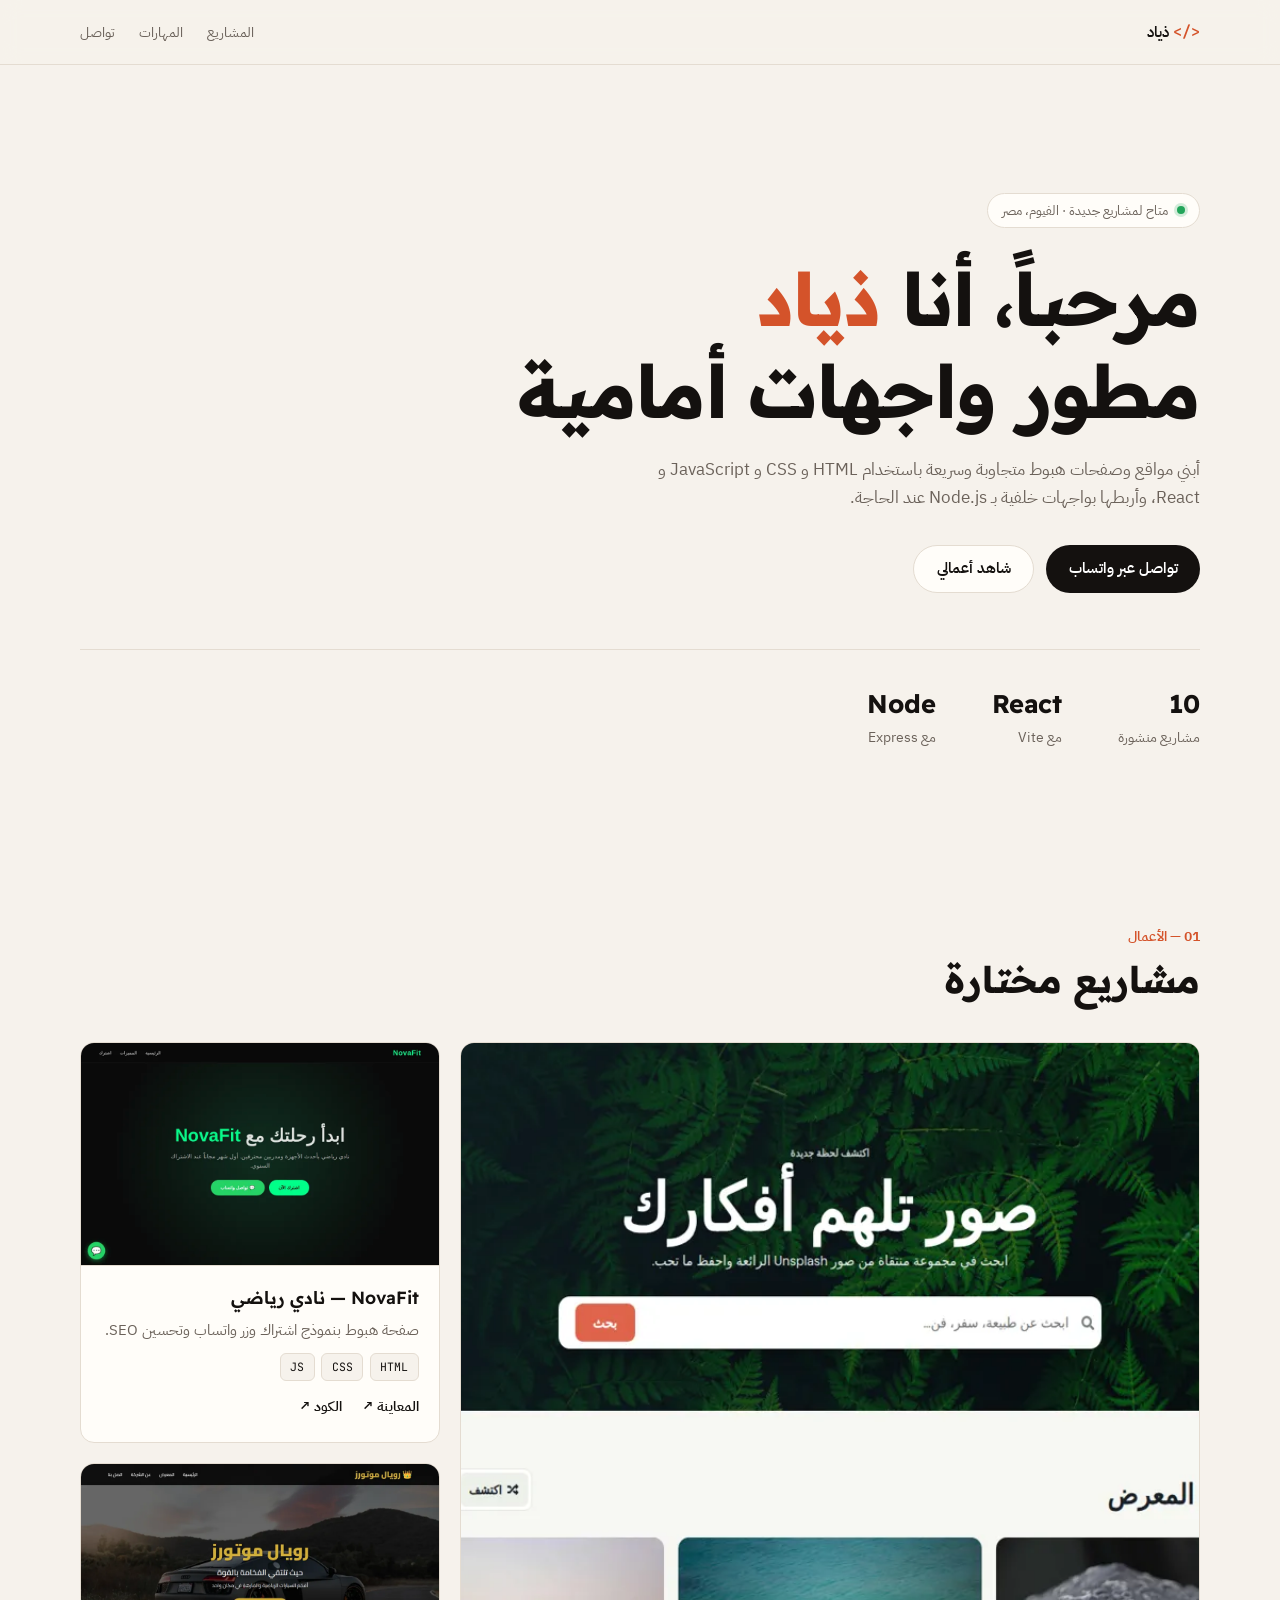
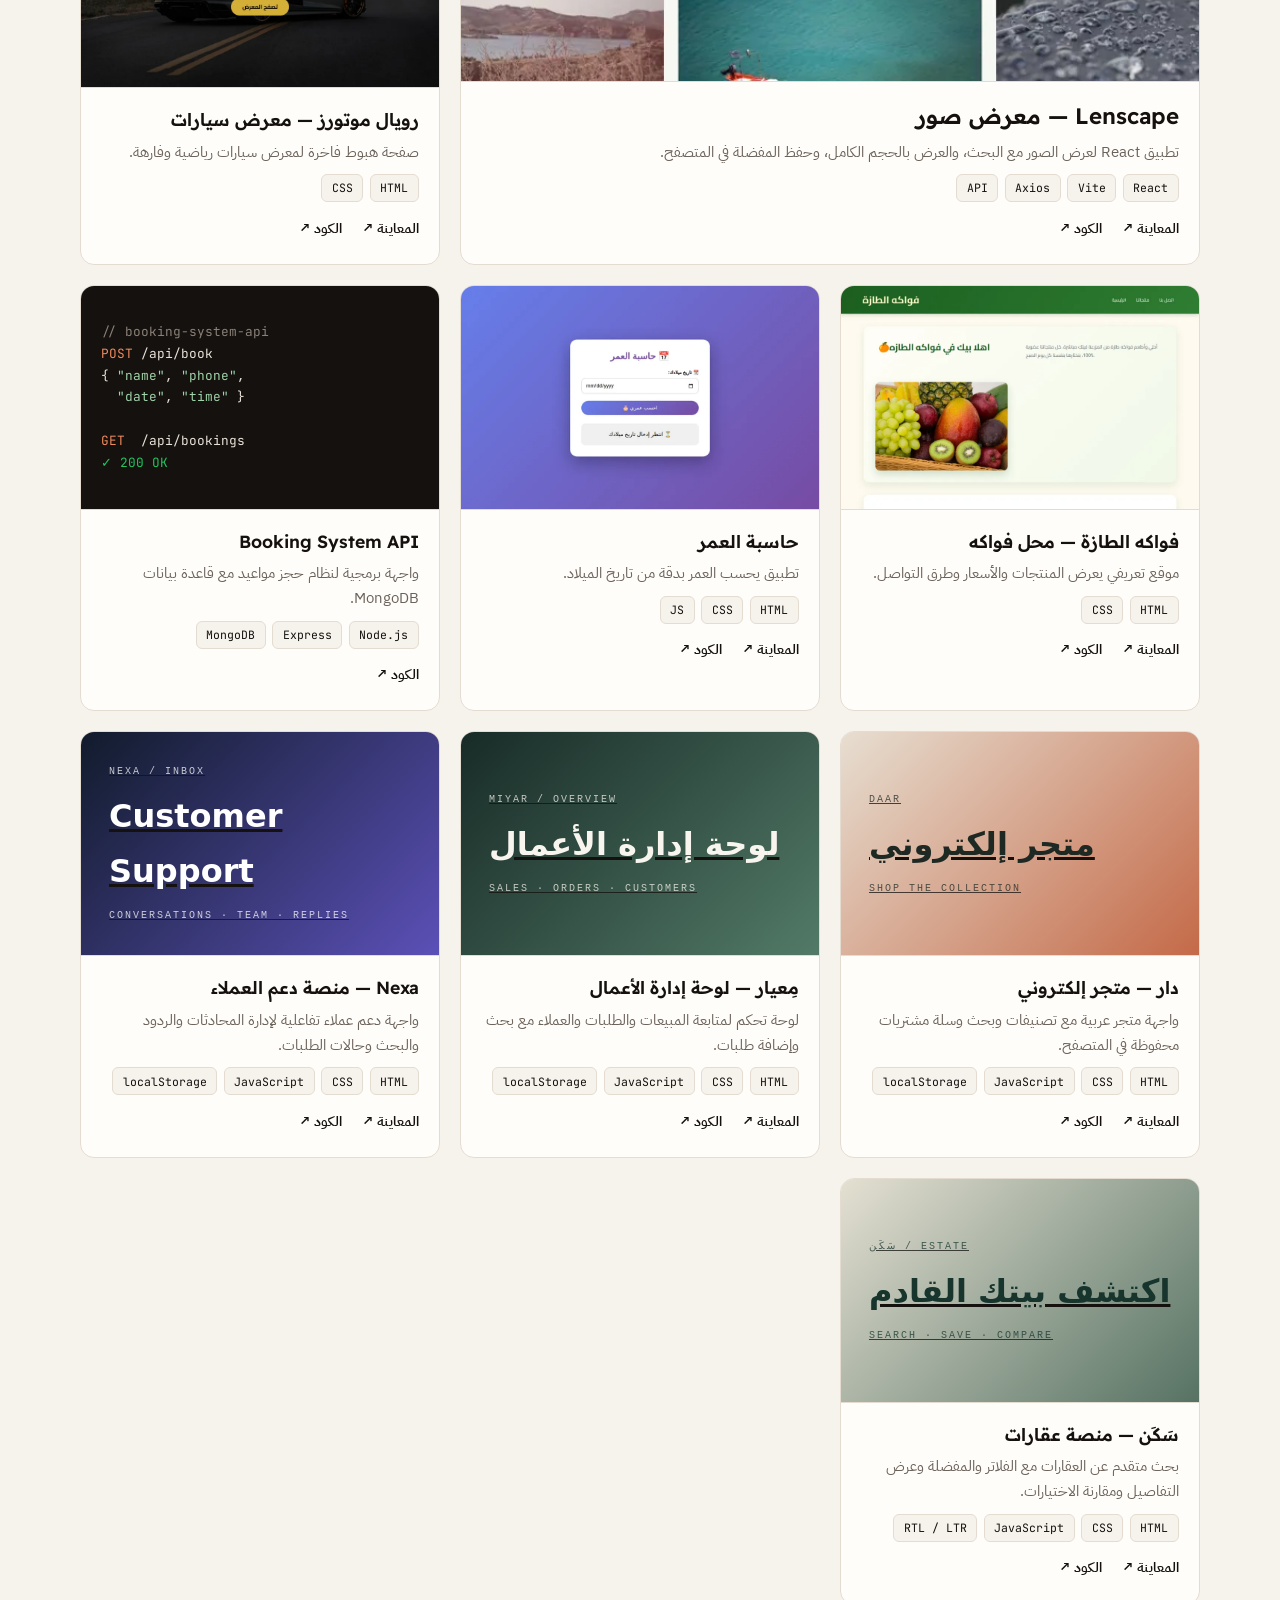
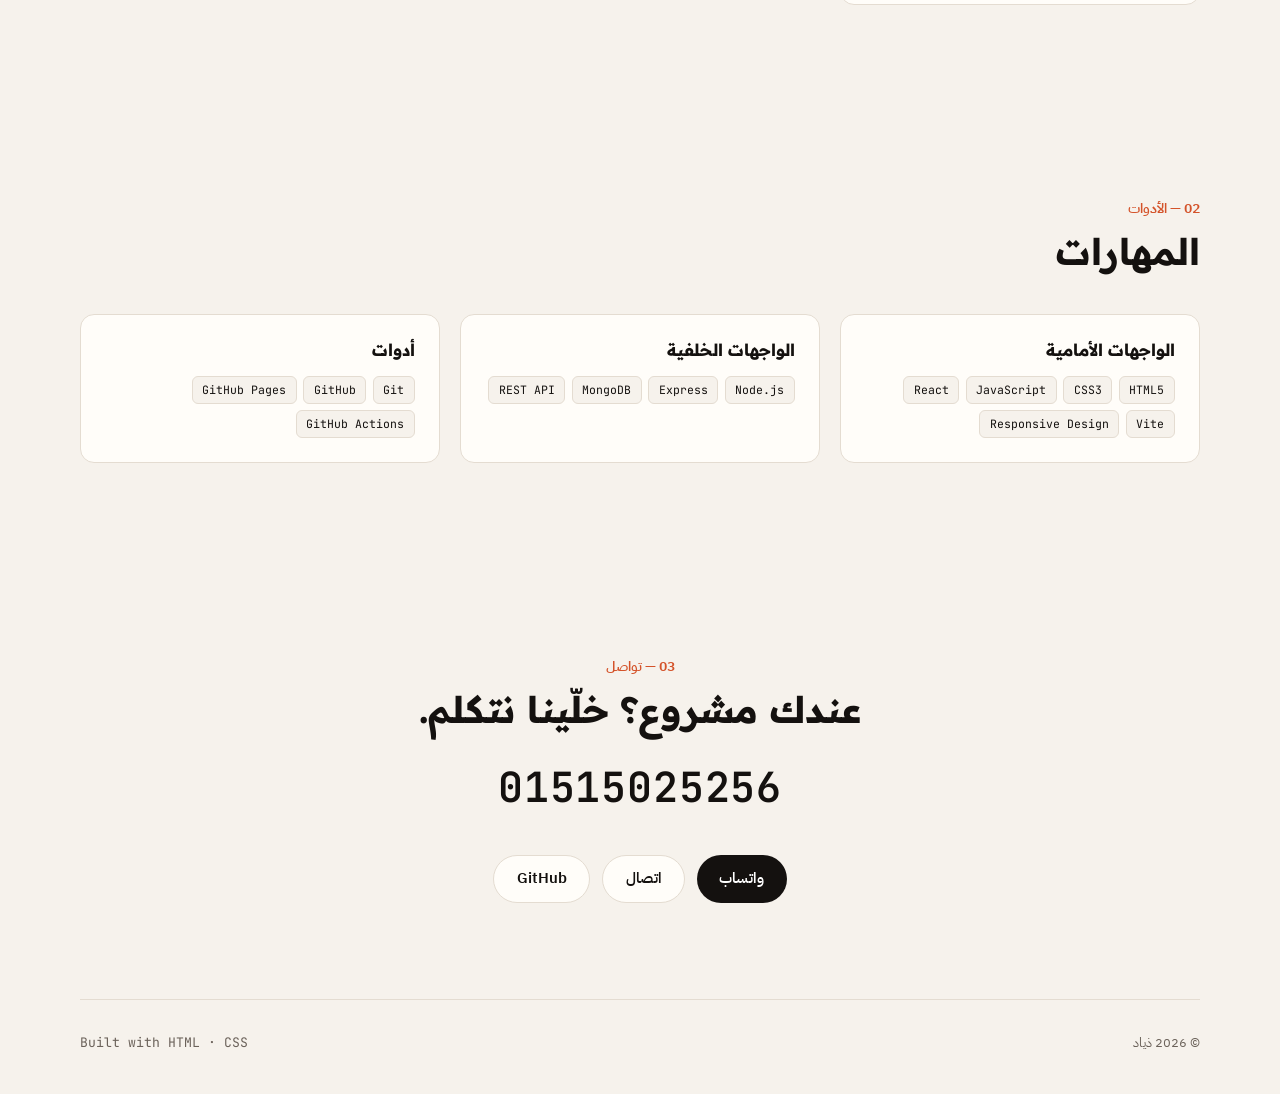
<file: index.html>
<!doctype html>
<html lang="ar" dir="rtl">
<head>
  <meta charset="UTF-8" />
  <meta name="viewport" content="width=device-width, initial-scale=1.0" />
  <title>ذياد — مطور واجهات أمامية</title>
  <meta name="description" content="بورتفوليو ذياد، مطور واجهات أمامية من الفيوم، مصر. مشاريع بـ HTML و CSS و JavaScript و React و Node.js." />
  <meta property="og:title" content="ذياد — مطور واجهات أمامية" />
  <meta property="og:description" content="مشاريع ويب متجاوبة بـ HTML و CSS و JavaScript و React." />
  <meta property="og:image" content="https://zlad9133-star.github.io/portfolio/assets/image-gallery.webp" />
  <meta name="theme-color" content="#14110f" />
  <link rel="icon" href="data:image/svg+xml,<svg xmlns='http://www.w3.org/2000/svg' viewBox='0 0 64 64'><rect width='64' height='64' rx='14' fill='%2314110f'/><text x='32' y='44' font-size='34' text-anchor='middle' fill='%23e8643c' font-family='monospace'>&lt;/&gt;</text></svg>" />
  <link rel="preconnect" href="https://fonts.googleapis.com" />
  <link rel="preconnect" href="https://fonts.gstatic.com" crossorigin />
  <link href="https://fonts.googleapis.com/css2?family=Readex+Pro:wght@400;600;700&family=IBM+Plex+Sans+Arabic:wght@400;500;600&family=JetBrains+Mono:wght@400;600&display=swap" rel="stylesheet" />
  <link rel="stylesheet" href="style.css" />
</head>
<body>
  <a class="skip" href="#projects">تخطَّ إلى المشاريع</a>

  <header class="nav">
    <div class="wrap nav-inner">
      <a href="#top" class="mark" aria-label="الرئيسية"><span class="mono accent">&lt;/&gt;</span> ذياد</a>
      <nav aria-label="القائمة الرئيسية">
        <a href="#projects">المشاريع</a>
        <a href="#skills">المهارات</a>
        <a href="#contact">تواصل</a>
      </nav>
    </div>
  </header>

  <main id="top">
    <section class="hero wrap">
      <p class="eyebrow"><span class="dot" aria-hidden="true"></span> متاح لمشاريع جديدة · الفيوم، مصر</p>
      <h1>مرحباً، أنا <span class="accent">ذياد</span><br />مطور واجهات أمامية</h1>
      <p class="lead">أبني مواقع وصفحات هبوط متجاوبة وسريعة باستخدام HTML و CSS و JavaScript و React، وأربطها بواجهات خلفية بـ Node.js عند الحاجة.</p>
      <div class="cta">
        <a class="btn primary" href="https://wa.me/201515025256" target="_blank" rel="noopener">تواصل عبر واتساب</a>
        <a class="btn ghost" href="#projects">شاهد أعمالي</a>
      </div>
      <dl class="stats">
        <div><dt>10</dt><dd>مشاريع منشورة</dd></div>
        <div><dt>React</dt><dd>مع Vite</dd></div>
        <div><dt>Node</dt><dd>مع Express</dd></div>
      </dl>
    </section>

    <section id="projects" class="section wrap" aria-labelledby="projects-title">
      <div class="section-head">
        <p class="kicker">01 — الأعمال</p>
        <h2 id="projects-title">مشاريع مختارة</h2>
      </div>

      <div class="grid">
        <article class="card feature">
          <a class="shot" href="https://zlad9133-star.github.io/image-gallery/" target="_blank" rel="noopener">
            <img src="assets/image-gallery.webp" alt="لقطة من تطبيق Lenscape لمعرض الصور" width="960" height="600" loading="lazy" />
          </a>
          <div class="body">
            <h3>Lenscape — معرض صور</h3>
            <p>تطبيق React لعرض الصور مع البحث، والعرض بالحجم الكامل، وحفظ المفضلة في المتصفح.</p>
            <ul class="tags mono"><li>React</li><li>Vite</li><li>Axios</li><li>API</li></ul>
            <div class="links">
              <a href="https://zlad9133-star.github.io/image-gallery/" target="_blank" rel="noopener">المعاينة ↗</a>
              <a href="https://github.com/zlad9133-star/image-gallery" target="_blank" rel="noopener">الكود ↗</a>
            </div>
          </div>
        </article>

        <article class="card">
          <a class="shot" href="https://zlad9133-star.github.io/Club-reservation-project/" target="_blank" rel="noopener">
            <img src="assets/Club-reservation-project.webp" alt="لقطة من صفحة هبوط NovaFit للنادي الرياضي" width="960" height="600" loading="lazy" />
          </a>
          <div class="body">
            <h3>NovaFit — نادي رياضي</h3>
            <p>صفحة هبوط بنموذج اشتراك وزر واتساب وتحسين SEO.</p>
            <ul class="tags mono"><li>HTML</li><li>CSS</li><li>JS</li></ul>
            <div class="links">
              <a href="https://zlad9133-star.github.io/Club-reservation-project/" target="_blank" rel="noopener">المعاينة ↗</a>
              <a href="https://github.com/zlad9133-star/Club-reservation-project" target="_blank" rel="noopener">الكود ↗</a>
            </div>
          </div>
        </article>

        <article class="card">
          <a class="shot" href="https://zlad9133-star.github.io/royal-motors-/" target="_blank" rel="noopener">
            <img src="assets/royal-motors.webp" alt="لقطة من صفحة هبوط رويال موتورز" width="960" height="600" loading="lazy" />
          </a>
          <div class="body">
            <h3>رويال موتورز — معرض سيارات</h3>
            <p>صفحة هبوط فاخرة لمعرض سيارات رياضية وفارهة.</p>
            <ul class="tags mono"><li>HTML</li><li>CSS</li></ul>
            <div class="links">
              <a href="https://zlad9133-star.github.io/royal-motors-/" target="_blank" rel="noopener">المعاينة ↗</a>
              <a href="https://github.com/zlad9133-star/royal-motors-" target="_blank" rel="noopener">الكود ↗</a>
            </div>
          </div>
        </article>

        <article class="card">
          <a class="shot" href="https://zlad9133-star.github.io/fruit-shop/" target="_blank" rel="noopener">
            <img src="assets/fruit-shop.webp" alt="لقطة من موقع محل فواكه الطازة" width="960" height="600" loading="lazy" />
          </a>
          <div class="body">
            <h3>فواكه الطازة — محل فواكه</h3>
            <p>موقع تعريفي يعرض المنتجات والأسعار وطرق التواصل.</p>
            <ul class="tags mono"><li>HTML</li><li>CSS</li></ul>
            <div class="links">
              <a href="https://zlad9133-star.github.io/fruit-shop/" target="_blank" rel="noopener">المعاينة ↗</a>
              <a href="https://github.com/zlad9133-star/fruit-shop" target="_blank" rel="noopener">الكود ↗</a>
            </div>
          </div>
        </article>

        <article class="card">
          <a class="shot" href="https://zlad9133-star.github.io/age-calculator/" target="_blank" rel="noopener">
            <img src="assets/age-calculator.webp" alt="لقطة من تطبيق حاسبة العمر" width="960" height="600" loading="lazy" />
          </a>
          <div class="body">
            <h3>حاسبة العمر</h3>
            <p>تطبيق يحسب العمر بدقة من تاريخ الميلاد.</p>
            <ul class="tags mono"><li>HTML</li><li>CSS</li><li>JS</li></ul>
            <div class="links">
              <a href="https://zlad9133-star.github.io/age-calculator/" target="_blank" rel="noopener">المعاينة ↗</a>
              <a href="https://github.com/zlad9133-star/age-calculator" target="_blank" rel="noopener">الكود ↗</a>
            </div>
          </div>
        </article>

        <article class="card code-card">
          <div class="shot terminal" aria-hidden="true">
            <pre class="mono"><span class="c">// booking-system-api</span>
<span class="k">POST</span> /api/book
{ <span class="s">"name"</span>, <span class="s">"phone"</span>,
  <span class="s">"date"</span>, <span class="s">"time"</span> }

<span class="k">GET</span>  /api/bookings
<span class="ok">✓ 200 OK</span></pre>
          </div>
          <div class="body">
            <h3>Booking System API</h3>
            <p>واجهة برمجية لنظام حجز مواعيد مع قاعدة بيانات MongoDB.</p>
            <ul class="tags mono"><li>Node.js</li><li>Express</li><li>MongoDB</li></ul>
            <div class="links">
              <a href="https://github.com/zlad9133-star/booking-system-api" target="_blank" rel="noopener">الكود ↗</a>
            </div>
          </div>
        </article>

        <article class="card">
          <a class="shot" href="projects/ecommerce-store/" target="_blank" rel="noopener">
            <div class="project-preview store-preview"><span>DAAR</span><strong>متجر إلكتروني</strong><small>SHOP THE COLLECTION</small></div>
          </a>
          <div class="body">
            <h3>دار — متجر إلكتروني</h3>
            <p>واجهة متجر عربية مع تصنيفات وبحث وسلة مشتريات محفوظة في المتصفح.</p>
            <ul class="tags mono"><li>HTML</li><li>CSS</li><li>JavaScript</li><li>localStorage</li></ul>
            <div class="links"><a href="projects/ecommerce-store/" target="_blank" rel="noopener">المعاينة ↗</a><a href="https://github.com/zlad9133-star/portfolio/tree/main/projects/ecommerce-store" target="_blank" rel="noopener">الكود ↗</a></div>
          </div>
        </article>

        <article class="card">
          <a class="shot" href="projects/business-dashboard/" target="_blank" rel="noopener">
            <div class="project-preview dashboard-preview"><span>MIYAR / OVERVIEW</span><strong>لوحة إدارة الأعمال</strong><small>SALES · ORDERS · CUSTOMERS</small></div>
          </a>
          <div class="body">
            <h3>مِعيار — لوحة إدارة الأعمال</h3>
            <p>لوحة تحكم لمتابعة المبيعات والطلبات والعملاء مع بحث وإضافة طلبات.</p>
            <ul class="tags mono"><li>HTML</li><li>CSS</li><li>JavaScript</li><li>localStorage</li></ul>
            <div class="links"><a href="projects/business-dashboard/" target="_blank" rel="noopener">المعاينة ↗</a><a href="https://github.com/zlad9133-star/portfolio/tree/main/projects/business-dashboard" target="_blank" rel="noopener">الكود ↗</a></div>
          </div>
        </article>

        <article class="card">
          <a class="shot" href="projects/nexa-support/" target="_blank" rel="noopener"><div class="project-preview nexa-preview"><span>NEXA / INBOX</span><strong>Customer Support</strong><small>CONVERSATIONS · TEAM · REPLIES</small></div></a>
          <div class="body"><h3>Nexa — منصة دعم العملاء</h3><p>واجهة دعم عملاء تفاعلية لإدارة المحادثات والردود والبحث وحالات الطلبات.</p><ul class="tags mono"><li>HTML</li><li>CSS</li><li>JavaScript</li><li>localStorage</li></ul><div class="links"><a href="projects/nexa-support/" target="_blank" rel="noopener">المعاينة ↗</a><a href="https://github.com/zlad9133-star/portfolio/tree/main/projects/nexa-support" target="_blank" rel="noopener">الكود ↗</a></div></div>
        </article>

        <article class="card">
          <a class="shot" href="projects/estate-finder/" target="_blank" rel="noopener"><div class="project-preview estate-preview"><span>سَكَن / ESTATE</span><strong>اكتشف بيتك القادم</strong><small>SEARCH · SAVE · COMPARE</small></div></a>
          <div class="body"><h3>سَكَن — منصة عقارات</h3><p>بحث متقدم عن العقارات مع الفلاتر والمفضلة وعرض التفاصيل ومقارنة الاختيارات.</p><ul class="tags mono"><li>HTML</li><li>CSS</li><li>JavaScript</li><li>RTL / LTR</li></ul><div class="links"><a href="projects/estate-finder/" target="_blank" rel="noopener">المعاينة ↗</a><a href="https://github.com/zlad9133-star/portfolio/tree/main/projects/estate-finder" target="_blank" rel="noopener">الكود ↗</a></div></div>
        </article>
      </div>
    </section>

    <section id="skills" class="section wrap" aria-labelledby="skills-title">
      <div class="section-head">
        <p class="kicker">02 — الأدوات</p>
        <h2 id="skills-title">المهارات</h2>
      </div>
      <div class="skills">
        <div>
          <h3>الواجهات الأمامية</h3>
          <ul class="tags mono"><li>HTML5</li><li>CSS3</li><li>JavaScript</li><li>React</li><li>Vite</li><li>Responsive Design</li></ul>
        </div>
        <div>
          <h3>الواجهات الخلفية</h3>
          <ul class="tags mono"><li>Node.js</li><li>Express</li><li>MongoDB</li><li>REST API</li></ul>
        </div>
        <div>
          <h3>أدوات</h3>
          <ul class="tags mono"><li>Git</li><li>GitHub</li><li>GitHub Pages</li><li>GitHub Actions</li></ul>
        </div>
      </div>
    </section>

    <section id="contact" class="section wrap contact" aria-labelledby="contact-title">
      <p class="kicker">03 — تواصل</p>
      <h2 id="contact-title">عندك مشروع؟ خلّينا نتكلم.</h2>
      <a class="phone mono" href="tel:+201515025256" dir="ltr">01515025256</a>
      <div class="cta">
        <a class="btn primary" href="https://wa.me/201515025256" target="_blank" rel="noopener">واتساب</a>
        <a class="btn ghost" href="tel:+201515025256">اتصال</a>
        <a class="btn ghost" href="https://github.com/zlad9133-star" target="_blank" rel="noopener">GitHub</a>
      </div>
    </section>
  </main>

  <footer class="wrap foot">
    <p>© <span id="y">2026</span> ذياد</p>
    <p class="mono">Built with HTML · CSS</p>
  </footer>
  <script>document.getElementById('y').textContent = new Date().getFullYear();</script>
</body>
</html>
</file>
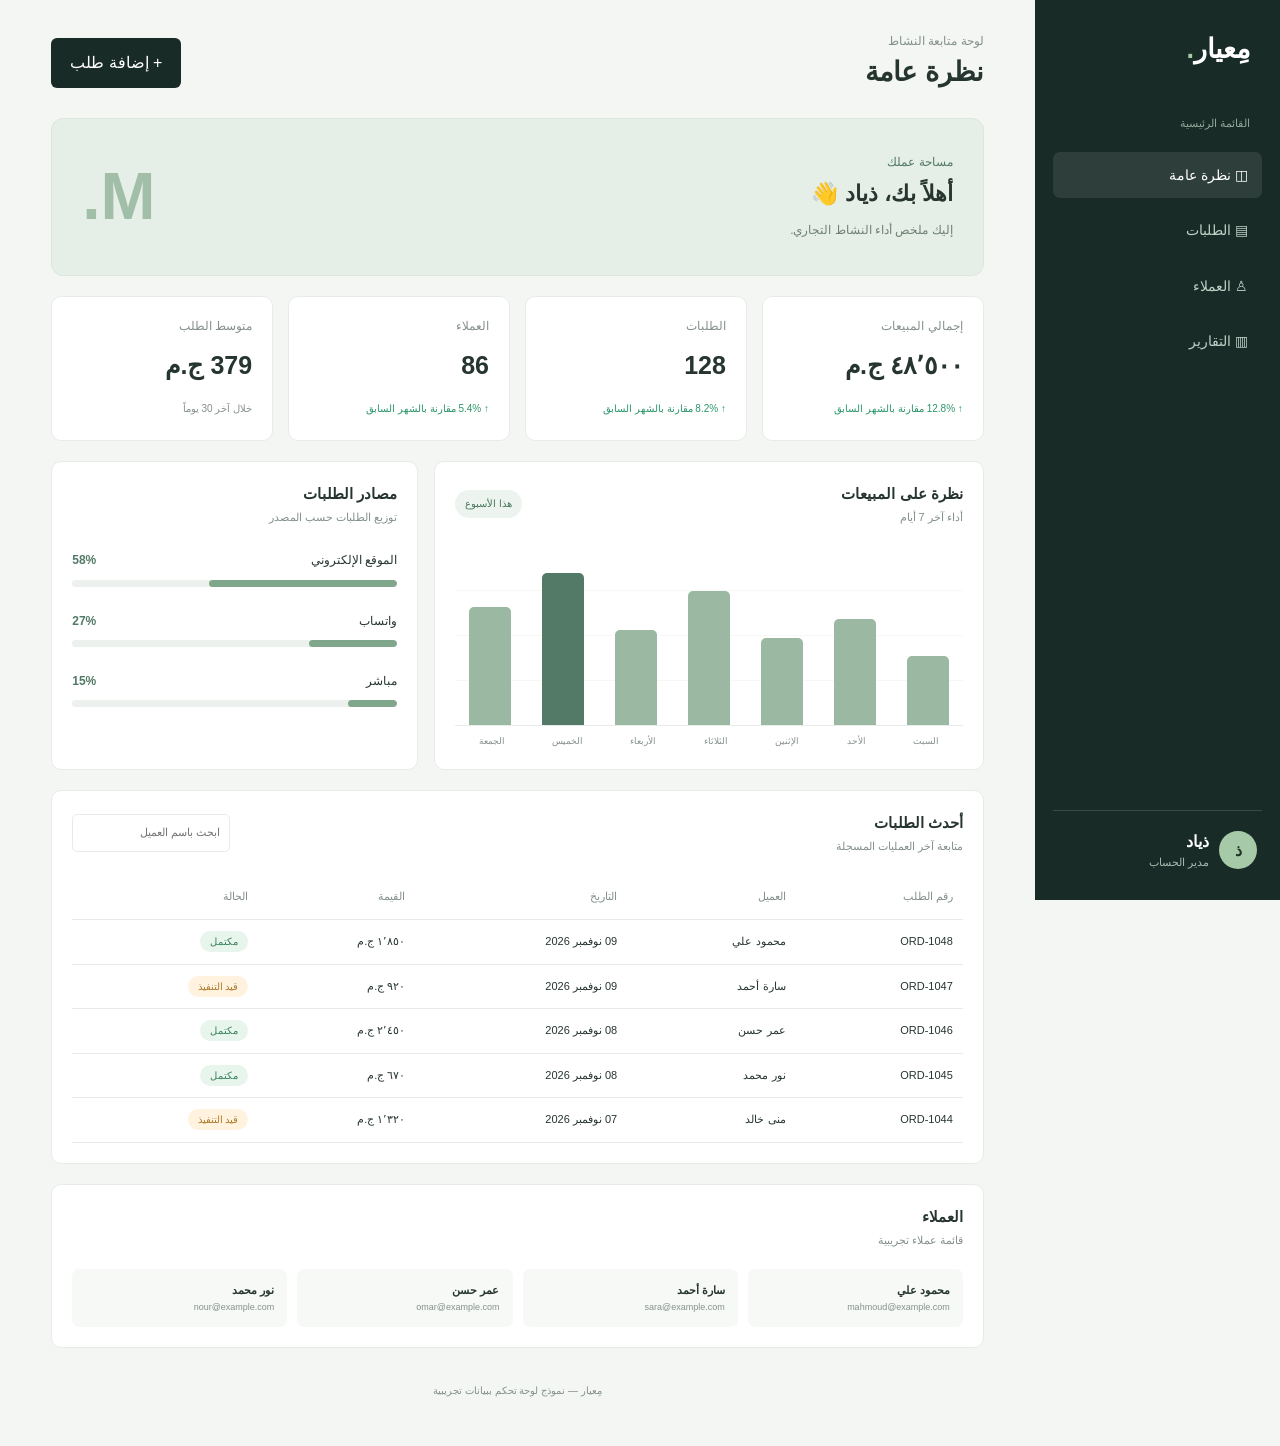
<file: projects/business-dashboard/index.html>
<!doctype html><html lang="ar" dir="rtl"><head><meta charset="utf-8"><meta name="viewport" content="width=device-width,initial-scale=1"><meta name="description" content="لوحة تحكم لإدارة العملاء والطلبات ومتابعة مؤشرات النشاط التجاري."><title>مِعيار | لوحة إدارة الأعمال</title><link rel="stylesheet" href="style.css"></head><body>
<aside class="sidebar"><a class="logo" href="#">مِعيار<span>.</span></a><p class="side-label">القائمة الرئيسية</p><a class="active" href="#overview">◫ نظرة عامة</a><a href="#orders">▤ الطلبات</a><a href="#customers">♙ العملاء</a><a href="#reports">▥ التقارير</a><div class="side-bottom"><div class="avatar">ذ</div><div><strong>ذياد</strong><small>مدير الحساب</small></div></div></aside>
<main class="main"><header class="header"><div><p class="muted">لوحة متابعة النشاط</p><h1>نظرة عامة</h1></div><button id="addOrder" class="primary">+ إضافة طلب</button></header>
<section class="welcome"><div><p>مساحة عملك</p><h2>أهلاً بك، ذياد 👋</h2><span>إليك ملخص أداء النشاط التجاري.</span></div><div class="welcome-mark">M.</div></section>
<section id="overview" class="metrics"><article><span>إجمالي المبيعات</span><strong id="sales">٤٨٬٥٠٠ ج.م</strong><small class="up">↑ 12.8% مقارنة بالشهر السابق</small></article><article><span>الطلبات</span><strong id="orderCount">128</strong><small class="up">↑ 8.2% مقارنة بالشهر السابق</small></article><article><span>العملاء</span><strong>86</strong><small class="up">↑ 5.4% مقارنة بالشهر السابق</small></article><article><span>متوسط الطلب</span><strong>379 ج.م</strong><small class="muted">خلال آخر 30 يوماً</small></article></section>
<section class="content-grid"><article class="panel chart-panel" id="reports"><div class="panel-head"><div><h3>نظرة على المبيعات</h3><p>أداء آخر 7 أيام</p></div><span class="badge">هذا الأسبوع</span></div><div class="chart" id="chart"></div><div class="chart-labels"><span>السبت</span><span>الأحد</span><span>الإثنين</span><span>الثلاثاء</span><span>الأربعاء</span><span>الخميس</span><span>الجمعة</span></div></article><article class="panel"><div class="panel-head"><div><h3>مصادر الطلبات</h3><p>توزيع الطلبات حسب المصدر</p></div></div><div class="source"><div class="source-row"><span>الموقع الإلكتروني</span><b>58%</b></div><div class="track"><i style="width:58%"></i></div></div><div class="source"><div class="source-row"><span>واتساب</span><b>27%</b></div><div class="track"><i style="width:27%"></i></div></div><div class="source"><div class="source-row"><span>مباشر</span><b>15%</b></div><div class="track"><i style="width:15%"></i></div></div></article></section>
<section class="panel table-panel" id="orders"><div class="panel-head"><div><h3>أحدث الطلبات</h3><p>متابعة آخر العمليات المسجلة</p></div><input id="filter" placeholder="ابحث باسم العميل"></div><div class="table-wrap"><table><thead><tr><th>رقم الطلب</th><th>العميل</th><th>التاريخ</th><th>القيمة</th><th>الحالة</th></tr></thead><tbody id="ordersBody"></tbody></table></div></section>
<section class="panel table-panel" id="customers"><div class="panel-head"><div><h3>العملاء</h3><p>قائمة عملاء تجريبية</p></div></div><div class="customers"><div><b>محمود علي</b><span>mahmoud@example.com</span></div><div><b>سارة أحمد</b><span>sara@example.com</span></div><div><b>عمر حسن</b><span>omar@example.com</span></div><div><b>نور محمد</b><span>nour@example.com</span></div></div></section><footer>مِعيار — نموذج لوحة تحكم ببيانات تجريبية</footer></main>
<div id="modal" class="modal"><form id="orderForm"><button type="button" id="closeModal" class="close">×</button><h2>إضافة طلب جديد</h2><label>اسم العميل<input name="customer" required placeholder="اسم العميل"></label><label>قيمة الطلب<input name="amount" type="number" min="1" required placeholder="مثال: 850"></label><button class="primary" type="submit">حفظ الطلب</button></form></div><script src="app.js"></script></body></html>
</file>
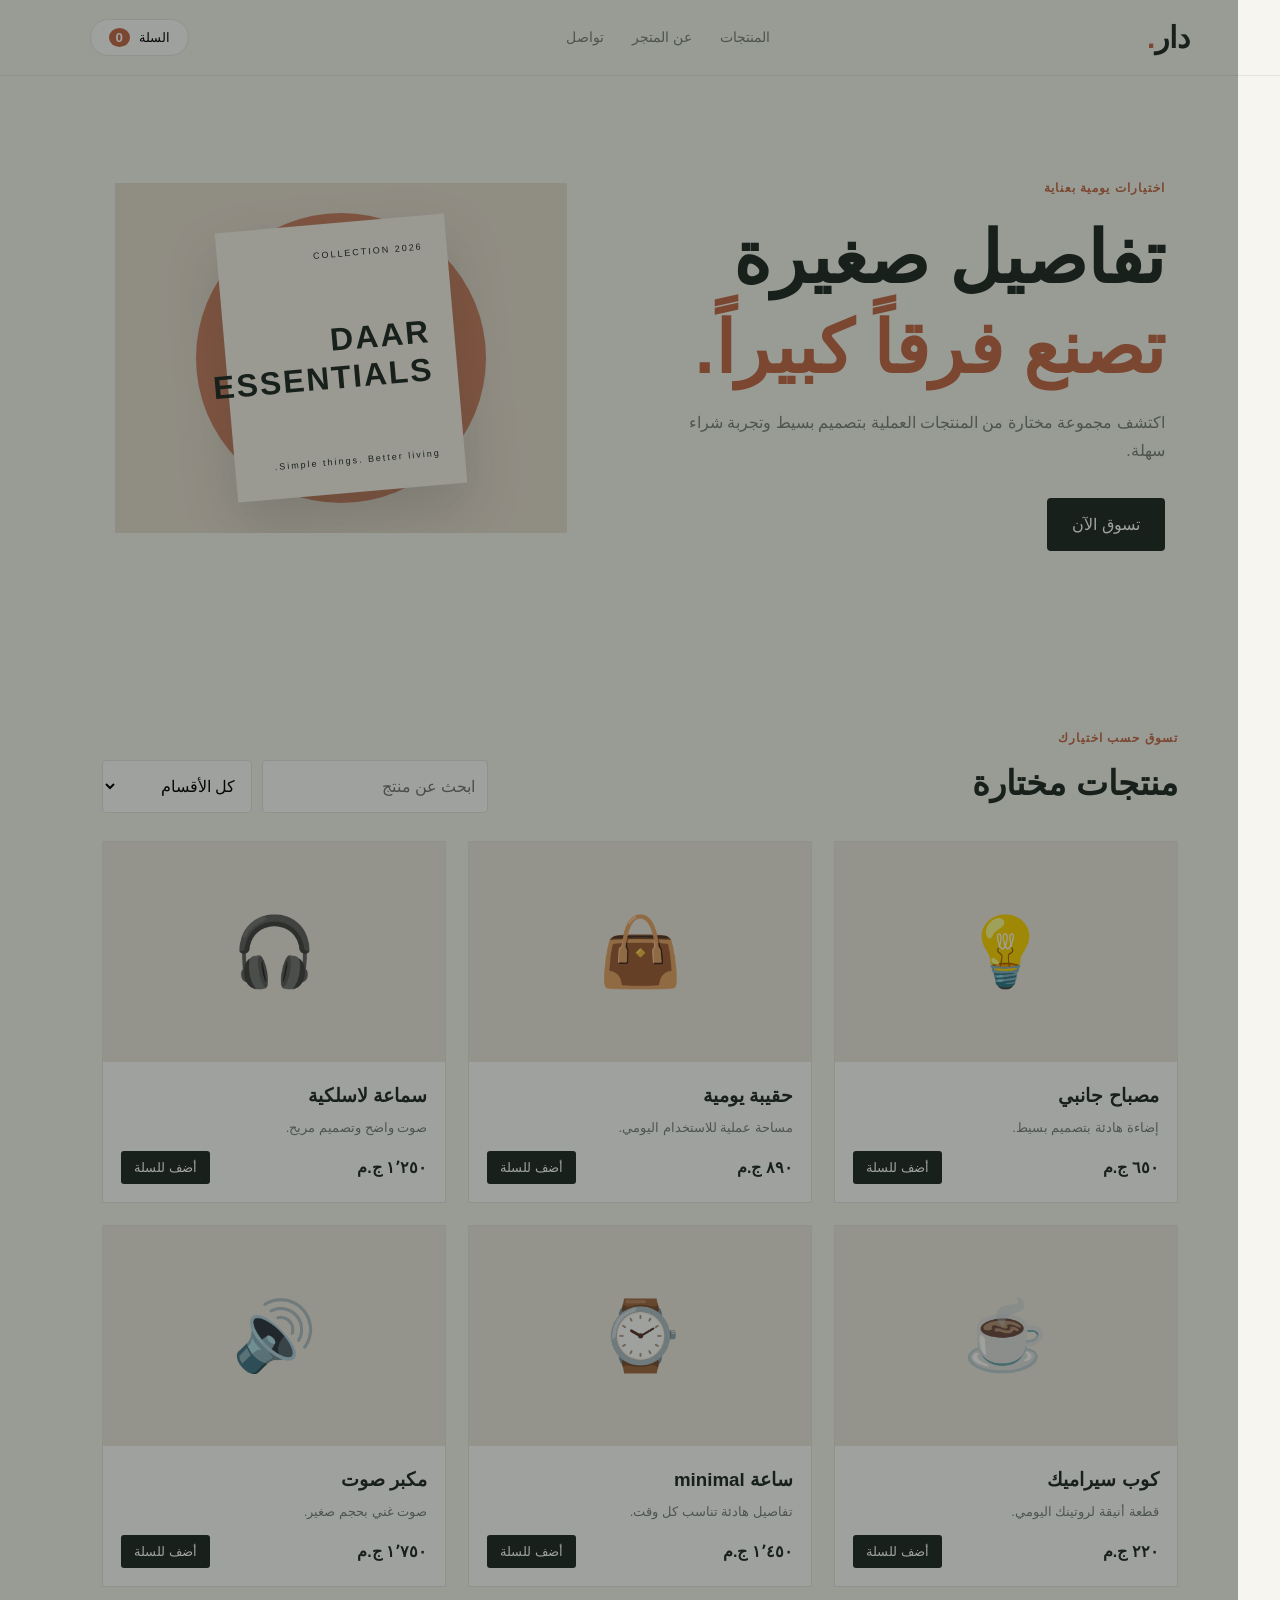
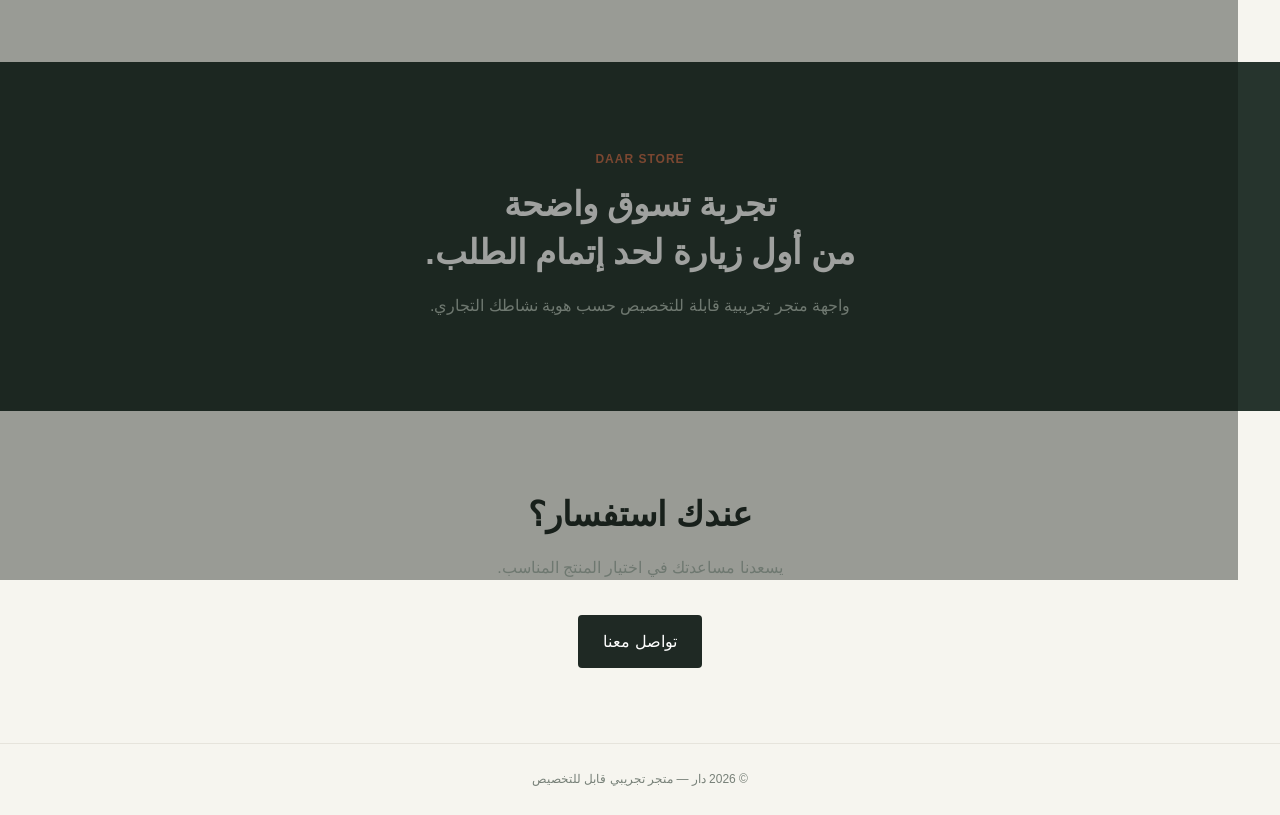
<file: projects/ecommerce-store/index.html>
<!doctype html>
<html lang="ar" dir="rtl">
<head>
<meta charset="utf-8"><meta name="viewport" content="width=device-width,initial-scale=1">
<meta name="description" content="متجر إلكتروني تجريبي لعرض المنتجات وإدارة سلة المشتريات.">
<title>دار | متجر إلكتروني</title><link rel="stylesheet" href="style.css">
</head>
<body>
<header class="top"><a class="brand" href="#">دار<span>.</span></a><nav><a href="#products">المنتجات</a><a href="#about">عن المتجر</a><a href="#contact">تواصل</a></nav><button id="cartToggle" class="cart">السلة <b id="cartCount">0</b></button></header>
<main>
<section class="hero"><div><p class="eyebrow">اختيارات يومية بعناية</p><h1>تفاصيل صغيرة<br><em>تصنع فرقاً كبيراً.</em></h1><p>اكتشف مجموعة مختارة من المنتجات العملية بتصميم بسيط وتجربة شراء سهلة.</p><a class="button" href="#products">تسوق الآن</a></div><div class="hero-art"><div class="orb"></div><div class="hero-card"><span>COLLECTION 2026</span><strong>DAAR<br>ESSENTIALS</strong><small>Simple things. Better living.</small></div></div></section>
<section id="products" class="section"><div class="section-title"><div><p class="eyebrow">تسوق حسب اختيارك</p><h2>منتجات مختارة</h2></div><div class="filters"><input id="search" placeholder="ابحث عن منتج"><select id="category"><option value="all">كل الأقسام</option><option value="home">المنزل</option><option value="accessories">إكسسوارات</option><option value="tech">تقنية</option></select></div></div><div id="productGrid" class="products"></div></section>
<section id="about" class="about"><p class="eyebrow">DAAR STORE</p><h2>تجربة تسوق واضحة<br>من أول زيارة لحد إتمام الطلب.</h2><p>واجهة متجر تجريبية قابلة للتخصيص حسب هوية نشاطك التجاري.</p></section>
<section id="contact" class="section contact"><h2>عندك استفسار؟</h2><p>يسعدنا مساعدتك في اختيار المنتج المناسب.</p><a class="button" href="mailto:hello@example.com">تواصل معنا</a></section>
</main>
<aside id="cartPanel" class="cart-panel"><div class="cart-head"><h2>سلة المشتريات</h2><button id="closeCart" aria-label="إغلاق">×</button></div><div id="cartItems"></div><div class="cart-foot"><strong>الإجمالي <span id="total">0 ج.م</span></strong><button id="checkout" class="button">إتمام الطلب</button></div></aside>
<div id="toast" class="toast"></div><footer>© 2026 دار — متجر تجريبي قابل للتخصيص</footer><script src="app.js"></script></body></html>
</file>
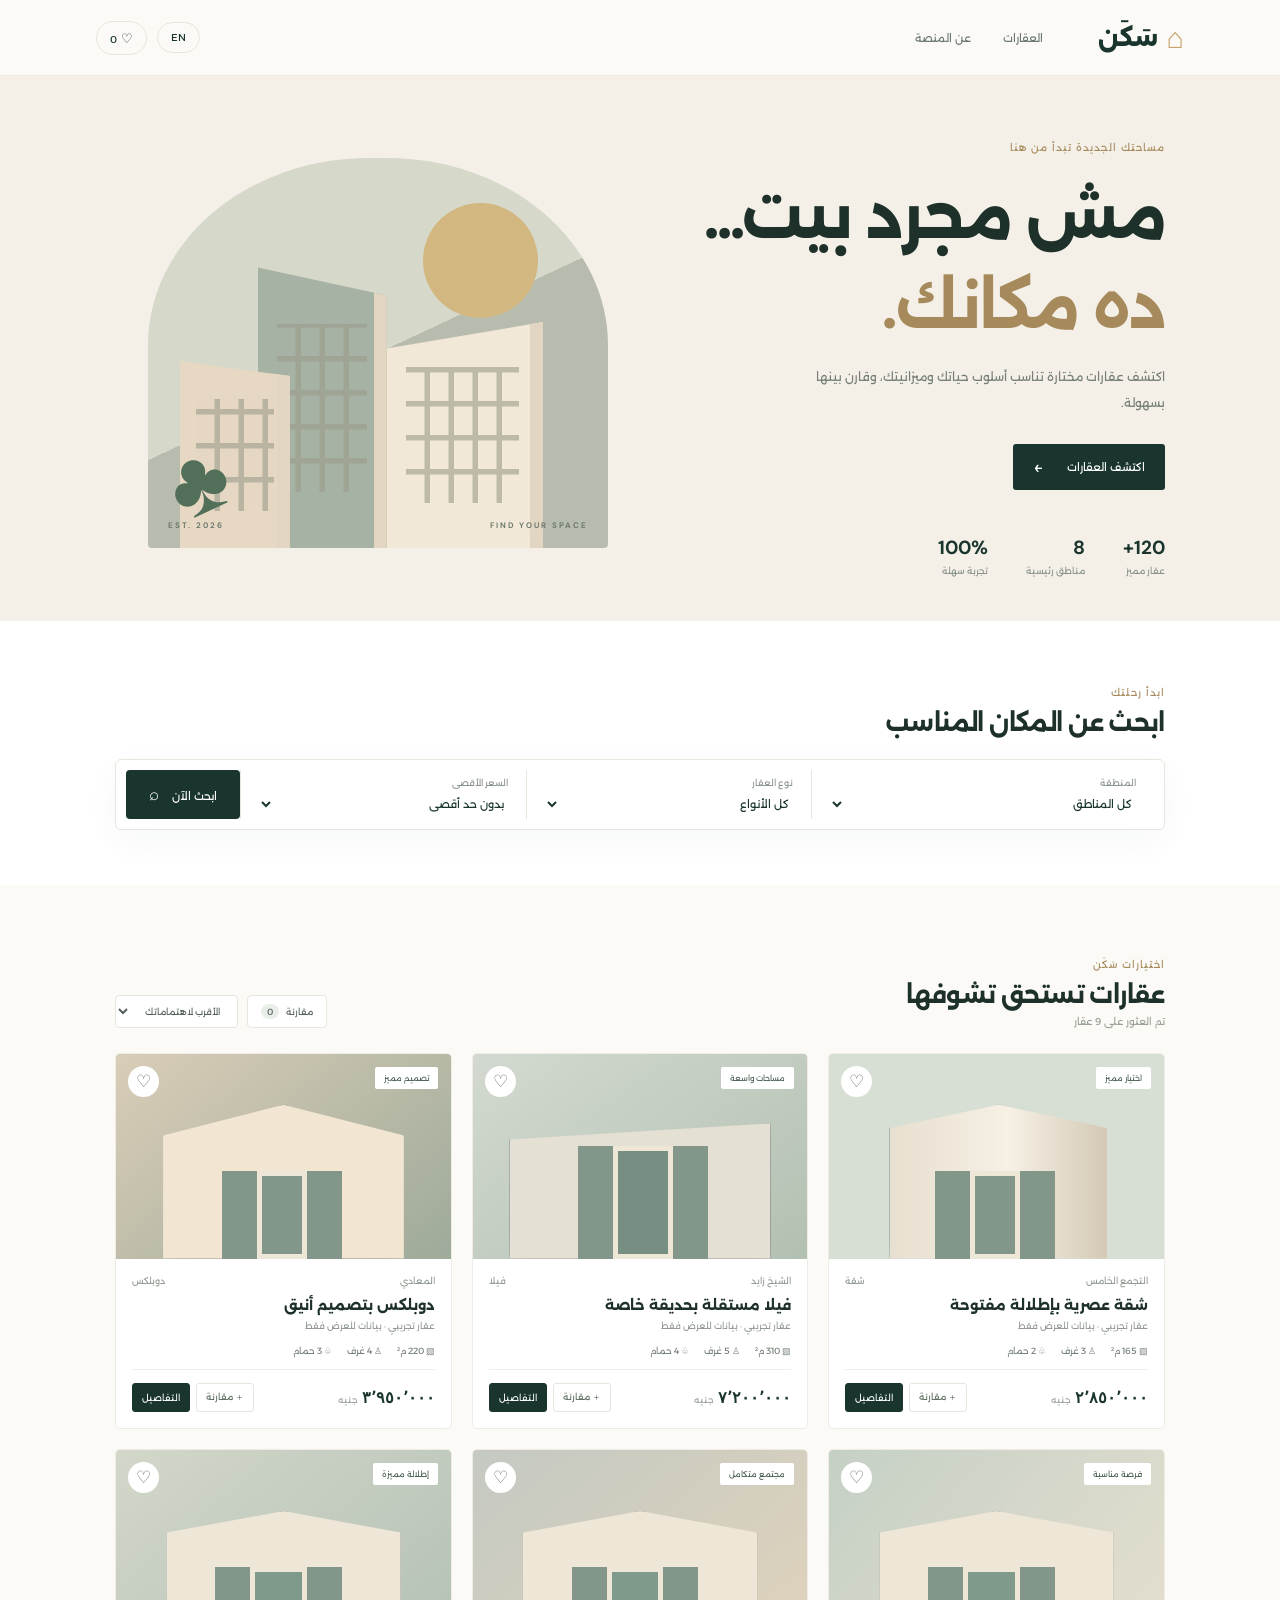
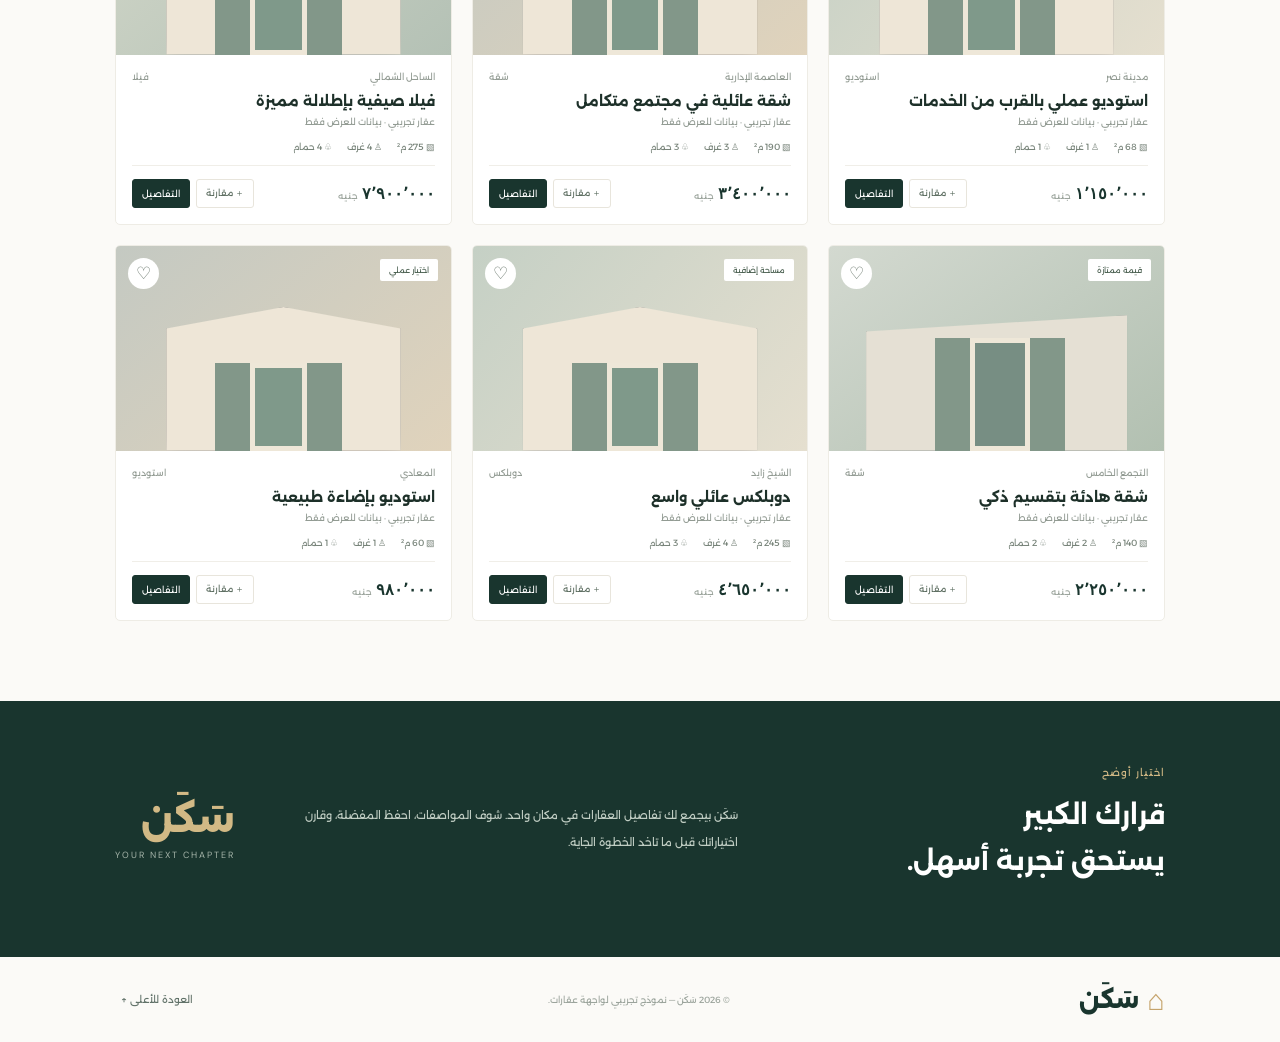
<file: projects/estate-finder/index.html>
<!doctype html>
<html lang="ar" dir="rtl"><head><meta charset="UTF-8"><meta name="viewport" content="width=device-width,initial-scale=1"><meta name="theme-color" content="#172b27"><meta name="description" content="Sakan real estate discovery demo"><title>سَكَن — اكتشف بيتك القادم</title><link rel="stylesheet" href="style.css"></head><body>
<header class="site-header"><a class="logo" href="#"><span>⌂</span> سَكَن</a><nav><a href="#listings">العقارات</a><a href="#about">عن المنصة</a></nav><div class="header-actions"><button id="langBtn" class="lang-btn">EN</button><button class="saved-link" id="showSaved">♡ <span id="savedCount">0</span></button></div></header>
<main><section class="hero"><div class="hero-inner"><p class="eyebrow">مساحتك الجديدة تبدأ من هنا</p><h1>مش مجرد بيت...<br><em>ده مكانك.</em></h1><p class="hero-copy">اكتشف عقارات مختارة تناسب أسلوب حياتك وميزانيتك، وقارن بينها بسهولة.</p><a href="#listings" class="hero-cta">اكتشف العقارات <span>←</span></a><div class="hero-stats"><div><b>120+</b><small>عقار مميز</small></div><div><b>8</b><small>مناطق رئيسية</small></div><div><b>100%</b><small>تجربة سهلة</small></div></div></div><div class="hero-art"><div class="art-sun"></div><div class="art-building building-one"></div><div class="art-building building-two"></div><div class="art-building building-three"></div><div class="art-plant">♣</div><div class="art-caption">FIND YOUR SPACE <span>EST. 2026</span></div></div></section>
<section class="search-section"><div class="search-intro"><span class="section-kicker">ابدأ رحلتك</span><h2>ابحث عن المكان المناسب</h2></div><div class="search-box"><label>المنطقة<select id="area"><option value="">كل المناطق</option><option>التجمع الخامس</option><option>الشيخ زايد</option><option>مدينة نصر</option><option>المعادي</option><option>العاصمة الإدارية</option><option>الساحل الشمالي</option></select></label><label>نوع العقار<select id="type"><option value="">كل الأنواع</option><option value="شقة">شقة</option><option value="فيلا">فيلا</option><option value="دوبلكس">دوبلكس</option><option value="استوديو">استوديو</option></select></label><label>السعر الأقصى<select id="maxPrice"><option value="999999999">بدون حد أقصى</option><option value="2000000">٢ مليون جنيه</option><option value="3500000">٣.٥ مليون جنيه</option><option value="5000000">٥ مليون جنيه</option><option value="8000000">٨ مليون جنيه</option></select></label><button id="searchBtn" class="search-btn">ابحث الآن <span>⌕</span></button></div></section>
<section class="listings-section" id="listings"><div class="section-heading"><div><span class="section-kicker">اختيارات سَكَن</span><h2>عقارات تستحق تشوفها</h2><p id="resultCount">نعرض لك أفضل الاختيارات</p></div><div class="listing-tools"><button id="compareOpen" class="outline-btn">مقارنة <span id="compareCount">0</span></button><select id="sortSelect" aria-label="ترتيب النتائج"><option value="featured">الأقرب لاهتماماتك</option><option value="low">السعر: الأقل أولاً</option><option value="high">السعر: الأعلى أولاً</option><option value="area">المساحة: الأكبر أولاً</option></select></div></div><div id="propertyGrid" class="property-grid"></div><div id="emptyState" class="empty-state" hidden><span>⌂</span><h3>مفيش نتائج مطابقة</h3><p>جرّب توسّع نطاق البحث أو تغيّر الفلاتر.</p><button id="resetFilters" class="outline-btn">إعادة ضبط البحث</button></div></section>
<section class="about-section" id="about"><div><span class="section-kicker">اختيار أوضح</span><h2>قرارك الكبير<br>يستحق تجربة أسهل.</h2></div><p>سَكَن بيجمع لك تفاصيل العقارات في مكان واحد. شوف المواصفات، احفظ المفضلة، وقارن اختياراتك قبل ما تاخد الخطوة الجاية.</p><div class="about-mark">سَكَن<span>YOUR NEXT CHAPTER</span></div></section></main>
<footer><a class="logo" href="#"><span>⌂</span> سَكَن</a><p>© 2026 سَكَن — نموذج تجريبي لواجهة عقارات.</p><button id="backTop">العودة للأعلى ↑</button></footer>
<div class="modal-backdrop" id="modalBackdrop"><section class="modal" role="dialog" aria-modal="true" aria-labelledby="modalTitle"><button class="modal-close" id="modalClose" aria-label="إغلاق">×</button><div id="modalContent"></div></section></div><div class="compare-dock" id="compareDock"><span id="compareText">تم اختيار عقارات للمقارنة</span><button id="compareNow">قارن الآن</button><button id="clearCompare" aria-label="مسح المقارنة">×</button></div><div id="toast" class="toast" role="status"></div><script src="app.js"></script></body></html>
</file>
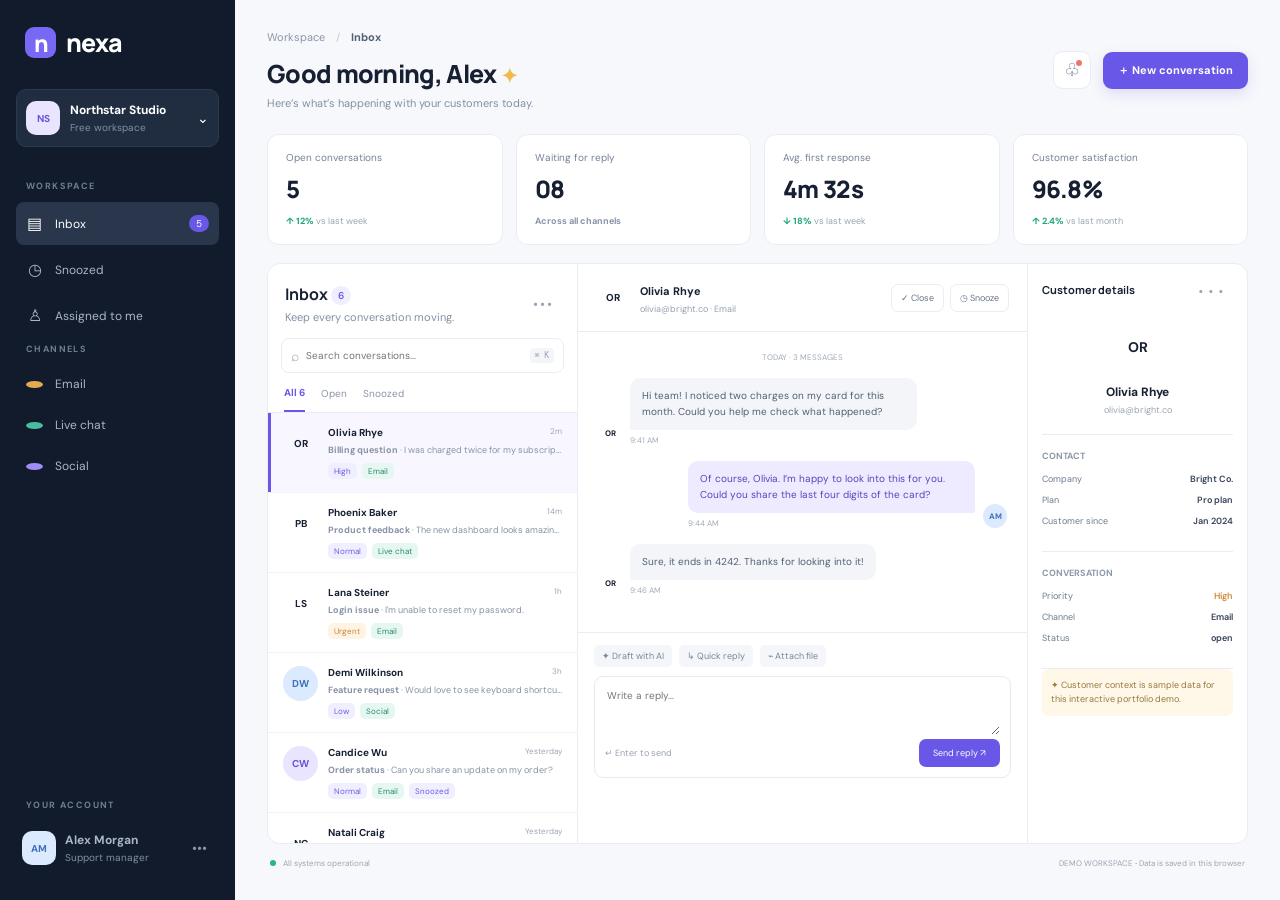
<file: projects/nexa-support/index.html>
<!doctype html>
<html lang="en"><head><meta charset="UTF-8"><meta name="viewport" content="width=device-width,initial-scale=1"><meta name="theme-color" content="#101827"><meta name="description" content="Nexa customer support workspace demo"><title>Nexa — Support workspace</title><link rel="stylesheet" href="style.css"></head>
<body><div class="app-shell">
<aside class="sidebar"><a class="brand" href="#"><span class="brand-mark">n</span> nexa</a><div class="workspace"><span class="avatar purple">NS</span><span><b>Northstar Studio</b><small>Free workspace</small></span><span class="chevron">⌄</span></div>
<div class="nav-label">WORKSPACE</div><button class="nav-item active" data-view="inbox"><span>▤</span> Inbox <em id="navCount">6</em></button><button class="nav-item" data-view="snoozed"><span>◷</span> Snoozed</button><button class="nav-item" data-view="assigned"><span>♙</span> Assigned to me</button><div class="nav-label">CHANNELS</div><button class="nav-item"><span class="channel-dot email"></span> Email</button><button class="nav-item"><span class="channel-dot chat"></span> Live chat</button><button class="nav-item"><span class="channel-dot social"></span> Social</button><div class="sidebar-bottom"><div class="nav-label">YOUR ACCOUNT</div><div class="profile"><span class="avatar blue">AM</span><span><b>Alex Morgan</b><small>Support manager</small></span><button aria-label="Profile menu">•••</button></div></div></aside>
<main class="main"><header class="topbar"><div><div class="crumb">Workspace <span>/</span> <b>Inbox</b></div><h1>Good morning, Alex <span>✦</span></h1><p>Here’s what’s happening with your customers today.</p></div><div class="top-actions"><button class="icon-btn" aria-label="Notifications">♧<i></i></button><button class="new-btn" id="newConversation">＋ New conversation</button></div></header>
<section class="metrics"><article><span>Open conversations</span><b id="openMetric">24</b><small class="positive">↑ 12% <i>vs last week</i></small></article><article><span>Waiting for reply</span><b>08</b><small class="neutral">Across all channels</small></article><article><span>Avg. first response</span><b>4m 32s</b><small class="positive">↓ 18% <i>vs last week</i></small></article><article><span>Customer satisfaction</span><b>96.8%</b><small class="positive">↑ 2.4% <i>vs last month</i></small></article></section>
<section class="inbox-layout"><div class="conversation-panel"><div class="panel-head"><div><h2>Inbox <span class="count-pill" id="inboxCount">6</span></h2><p>Keep every conversation moving.</p></div><button class="more">•••</button></div><div class="search-wrap"><span>⌕</span><input id="searchInput" placeholder="Search conversations..." aria-label="Search conversations"><kbd>⌘ K</kbd></div><div class="filters"><button class="filter active" data-filter="all">All <span>6</span></button><button class="filter" data-filter="open">Open</button><button class="filter" data-filter="snoozed">Snoozed</button></div><div id="conversationList" class="conversation-list"></div></div>
<div class="chat-panel"><div id="chatContent"></div></div>
<aside class="details-panel"><div class="details-title">Customer details <button class="more">•••</button></div><div id="customerDetails"></div></aside></section>
<footer class="footer"><span><i class="live-dot"></i> All systems operational</span><span>DEMO WORKSPACE <b>·</b> Data is saved in this browser</span></footer></main></div>
<div class="toast" id="toast" role="status"></div><dialog id="newDialog"><form method="dialog" id="newForm"><div class="dialog-head"><h2>Start a conversation</h2><button class="close" aria-label="Close">×</button></div><label>Customer name<input id="newName" required placeholder="e.g. Jamie Parker"></label><label>Email address<input id="newEmail" type="email" required placeholder="jamie@example.com"></label><label>Message<textarea id="newMessage" required placeholder="How can we help?"></textarea></label><button class="new-btn full" value="default">Create conversation</button></form></dialog>
<script src="app.js"></script></body></html>
</file>
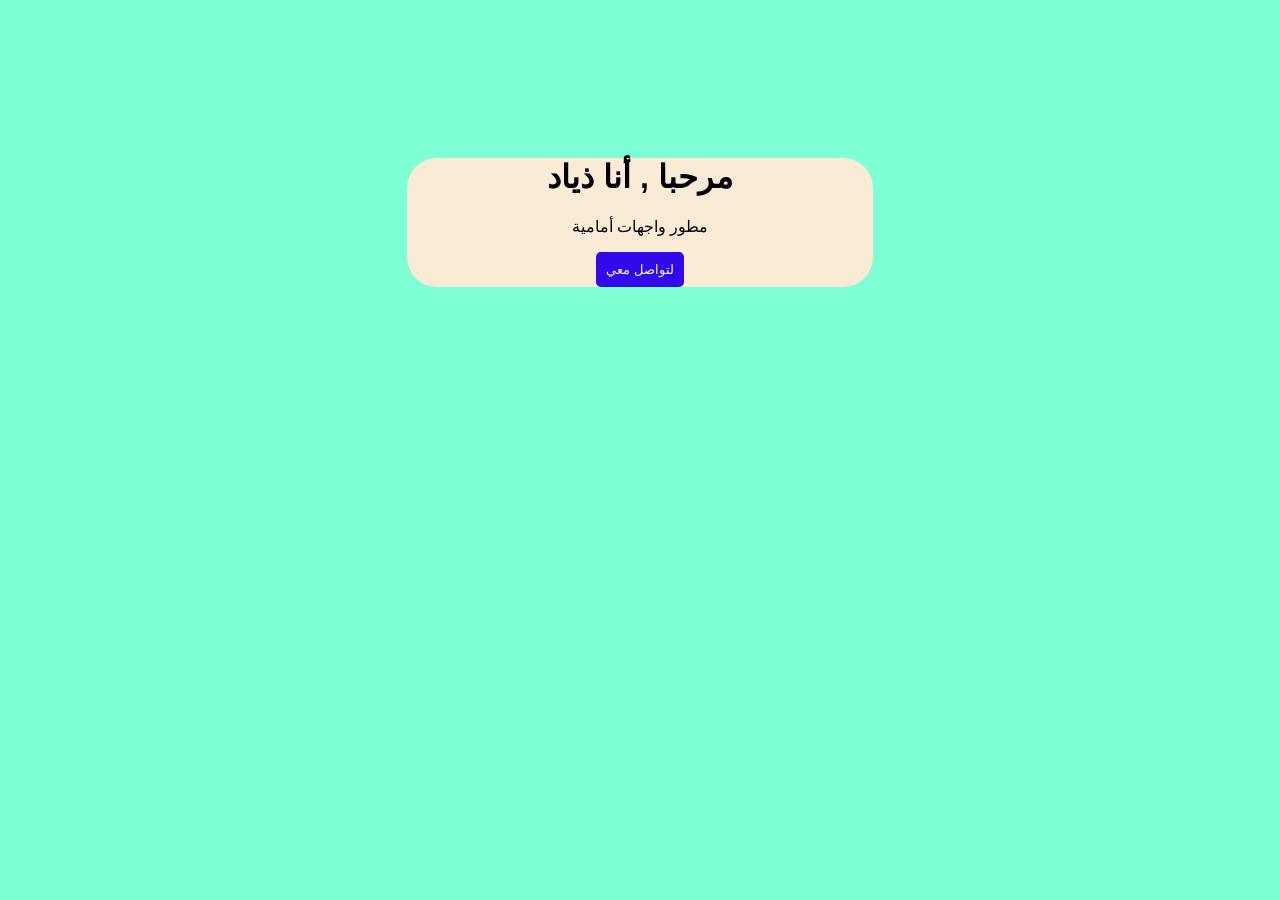
<file: index1.html>
<!DOCTYPE html>
<html lang="en">
<head>
    <meta charset="UTF-8">
    <meta name="viewport" content="width=device-width, initial-scale=1.0">
    <title>موقع شخصي بسيط

    </title>
   <style>
      body{ 
        font-family: Arial, Helvetica, sans-serif;
        text-align: center;
        padding: 50px;
        background-color: aquamarine;
        
      }
       button{  
        background: rgb(50, 9, 235);
        color: #f5fdfd;
        border: none;
        border-radius: 5px;
         padding: 10px;
         
       }
      .header{
          justify-content: center;
           background-color: antiquewhite;
           margin-top: 100px;
           border-radius: 30px;
           width: 40%;
           height: 30%;
           margin-left: auto;
           margin-right: auto;
      }

   </style>



</head>
<body>
    
    <div class="header">
    
    <h1> 
        مرحبا , أنا ذياد

    </h1>
    <p>مطور واجهات أمامية</p>
    <button  onclick="alert('رقم التلفون :01022267853')"  > لتواصل معي</button>
</div>
</body>
</html>
</file>
<file: style.css>
:root {
  --bg: #f6f2ec;
  --surface: #fffdf9;
  --ink: #14110f;
  --muted: #6b625a;
  --line: #e4dcd1;
  --accent: #d4532a;
  --accent-ink: #ffffff;
  --radius: 14px;
  --font-display: "Readex Pro", system-ui, sans-serif;
  --font-body: "IBM Plex Sans Arabic", system-ui, sans-serif;
  --font-mono: "JetBrains Mono", ui-monospace, monospace;
}

* { box-sizing: border-box; margin: 0; padding: 0; }
html { scroll-behavior: smooth; scroll-padding-top: 80px; }
body {
  font-family: var(--font-body);
  font-size: 1rem;
  line-height: 1.7;
  color: var(--ink);
  background: var(--bg);
  -webkit-font-smoothing: antialiased;
}
img { display: block; max-width: 100%; height: auto; }
a { color: inherit; }
ul { list-style: none; }
.mono { font-family: var(--font-mono); }
.wrap { width: min(1120px, 100% - 2.5rem); margin-inline: auto; }

.skip { position: absolute; inset-inline-start: -999px; top: 0; background: var(--ink); color: #fff; padding: .5rem 1rem; z-index: 100; }
.skip:focus { inset-inline-start: 1rem; }

:focus-visible { outline: 2px solid var(--accent); outline-offset: 3px; border-radius: 6px; }

/* nav */
.nav {
  position: sticky; top: 0; z-index: 10;
  background: color-mix(in srgb, var(--bg) 85%, transparent);
  backdrop-filter: blur(10px);
  border-bottom: 1px solid var(--line);
}
.nav-inner { display: flex; align-items: center; justify-content: space-between; height: 64px; }
.mark { text-decoration: none; font-weight: 600; font-size: .95rem; }
.nav nav { display: flex; gap: 1.5rem; }
.nav nav a { text-decoration: none; font-size: .9rem; color: var(--muted); transition: color .2s; }
.nav nav a:hover { color: var(--ink); }

/* hero */
.hero { padding-block: clamp(4rem, 12vw, 8rem) clamp(3rem, 8vw, 5rem); }
.eyebrow { display: inline-flex; align-items: center; gap: .6rem; font-size: .8rem; color: var(--muted); border: 1px solid var(--line); background: var(--surface); padding: .35rem .85rem; border-radius: 99px; }
.dot { width: 8px; height: 8px; border-radius: 50%; background: #22a55a; box-shadow: 0 0 0 3px #22a55a33; }
h1, h2, h3 { font-family: var(--font-display); line-height: 1.25; }
h1 { font-size: clamp(2.3rem, 6.5vw, 4.6rem); font-weight: 700; margin-block: 1.5rem 1.25rem; letter-spacing: -.01em; }
.accent { color: var(--accent); }
.lead { max-width: 58ch; color: var(--muted); font-size: 1.05rem; }
.cta { display: flex; flex-wrap: wrap; gap: .75rem; margin-top: 2rem; }
.btn { display: inline-flex; align-items: center; justify-content: center; min-height: 48px; padding: 0 1.4rem; border-radius: 99px; font-weight: 600; font-size: .95rem; text-decoration: none; transition: transform .2s, background .2s, border-color .2s; }
.btn:hover { transform: translateY(-2px); }
.btn.primary { background: var(--ink); color: #fff; }
.btn.primary:hover { background: var(--accent); }
.btn.ghost { border: 1px solid var(--line); background: var(--surface); }
.btn.ghost:hover { border-color: var(--ink); }

.stats { display: flex; flex-wrap: wrap; gap: clamp(1.5rem, 5vw, 3.5rem); margin-top: 3.5rem; padding-top: 2rem; border-top: 1px solid var(--line); }
.stats dt { font-family: var(--font-display); font-weight: 700; font-size: 1.6rem; }
.stats dd { color: var(--muted); font-size: .85rem; }

/* sections */
.section { padding-block: clamp(3.5rem, 8vw, 6rem); }
.section-head { margin-bottom: 2.5rem; }
.kicker { font-size: .85rem; font-weight: 600; color: var(--accent); margin-bottom: .5rem; }
h2 { font-size: clamp(1.6rem, 3.5vw, 2.3rem); font-weight: 700; }

/* projects grid */
.grid { display: grid; grid-template-columns: repeat(3, 1fr); gap: 1.25rem; }
.card { display: flex; flex-direction: column; background: var(--surface); border: 1px solid var(--line); border-radius: var(--radius); overflow: hidden; transition: transform .25s, box-shadow .25s; }
.card:hover { transform: translateY(-4px); box-shadow: 0 18px 40px -20px #14110f40; }
.card.feature { grid-column: span 2; grid-row: span 2; }
.shot { display: block; aspect-ratio: 16 / 10; overflow: hidden; background: #ece5db; border-bottom: 1px solid var(--line); }
.shot img { width: 100%; height: 100%; object-fit: cover; object-position: top; transition: transform .5s; }
.card:hover .shot img { transform: scale(1.03); }
.card.feature .shot { aspect-ratio: auto; flex: 1; min-height: 280px; }
.body { padding: 1.25rem 1.25rem 1.4rem; display: flex; flex-direction: column; gap: .6rem; }
.body h3 { font-size: 1.1rem; font-weight: 600; }
.card.feature .body h3 { font-size: 1.4rem; }
.body p { color: var(--muted); font-size: .92rem; }
.tags { display: flex; flex-wrap: wrap; gap: .4rem; }
.tags li { font-size: .72rem; padding: .2rem .6rem; border-radius: 6px; background: var(--bg); border: 1px solid var(--line); direction: ltr; }
.links { display: flex; gap: 1.25rem; margin-top: .3rem; }
.links a { font-size: .88rem; font-weight: 600; text-decoration: none; border-bottom: 1px solid transparent; transition: border-color .2s, color .2s; }
.links a:hover { color: var(--accent); border-color: var(--accent); }

.terminal { background: var(--ink); display: flex; align-items: center; padding: 1.25rem; direction: ltr; }
.terminal pre { color: #e9e2d8; font-size: .8rem; line-height: 1.7; white-space: pre; }
.terminal .c { color: #8a8077; }
.terminal .k { color: #f08a5d; }
.terminal .s { color: #9fd3a8; }
.terminal .ok { color: #22c55e; }

/* skills */
.skills { display: grid; grid-template-columns: repeat(3, 1fr); gap: 1.25rem; }
.skills > div { background: var(--surface); border: 1px solid var(--line); border-radius: var(--radius); padding: 1.5rem; }
.skills h3 { font-size: 1.05rem; margin-bottom: 1rem; }

/* contact */
.contact { text-align: center; }
.contact .cta { justify-content: center; }
.phone { display: inline-block; margin-top: 1.25rem; font-size: clamp(1.6rem, 5vw, 2.6rem); font-weight: 600; text-decoration: none; letter-spacing: .02em; }
.phone:hover { color: var(--accent); }

.foot { display: flex; justify-content: space-between; gap: 1rem; padding-block: 2rem 2.5rem; border-top: 1px solid var(--line); color: var(--muted); font-size: .82rem; }

@media (max-width: 900px) {
  .grid, .skills { grid-template-columns: 1fr 1fr; }
  .card.feature { grid-column: span 2; grid-row: auto; }
  .card.feature .shot { aspect-ratio: 16 / 10; flex: none; min-height: 0; }
}
@media (max-width: 600px) {
  .grid, .skills { grid-template-columns: 1fr; }
  .card.feature { grid-column: auto; }
  .nav nav { gap: 1rem; }
  .foot { flex-direction: column; align-items: center; text-align: center; }
}
@media (prefers-reduced-motion: reduce) {
  * { transition: none !important; scroll-behavior: auto !important; }
}

.project-preview{height:100%;min-height:180px;display:flex;flex-direction:column;justify-content:center;gap:12px;padding:28px;direction:ltr;text-align:left;color:#f8f5ee;background:#26342d}.project-preview span,.project-preview small{font:10px monospace;letter-spacing:2px;opacity:.75}.project-preview strong{font-family:system-ui,sans-serif;font-size:clamp(20px,3vw,32px);direction:rtl;text-align:left}.store-preview{background:linear-gradient(135deg,#e7ded1,#c46a48);color:#1f2924}.dashboard-preview{background:linear-gradient(135deg,#182b27,#527a67)}

.nexa-preview{background:linear-gradient(135deg,#111b2b,#5b50b7);color:#fff}
.estate-preview{background:linear-gradient(135deg,#e4e0d2,#567263);color:#17352d}
</file>
<file: projects/business-dashboard/style.css>
:root{--navy:#182b27;--green:#527a67;--bg:#f4f6f4;--muted:#84918a;--line:#e8ece9;--white:#fff}*{box-sizing:border-box}body{margin:0;background:var(--bg);color:#26352f;font-family:Tahoma,Arial,sans-serif;display:flex;line-height:1.6}.sidebar{width:245px;background:var(--navy);color:white;min-height:100vh;padding:28px 18px;position:fixed;right:0;top:0;display:flex;flex-direction:column;gap:9px}.logo{font-size:27px;font-weight:bold;color:white;text-decoration:none;margin:0 12px 35px}.logo span{color:#a6c9a8}.side-label{color:#92a79b;font-size:11px;margin:0 12px 10px}.sidebar>a:not(.logo){padding:12px 14px;border-radius:7px;text-decoration:none;color:#c1d0c7;font-size:14px}.sidebar>a.active,.sidebar>a:not(.logo):hover{background:#ffffff18;color:white}.side-bottom{margin-top:auto;border-top:1px solid #ffffff25;padding:18px 5px 0;display:flex;gap:10px;align-items:center}.avatar{width:38px;height:38px;border-radius:50%;background:#a6c9a8;color:#20352b;display:grid;place-items:center;font-weight:bold}.side-bottom small{display:block;color:#a9b9af;font-size:11px}.main{width:calc(100% - 245px);margin-right:245px;padding:32px clamp(20px,4vw,55px);max-width:1600px}.header{display:flex;align-items:center;justify-content:space-between;margin-bottom:24px}.header h1{margin:0;font-size:27px}.muted{color:var(--muted);font-size:12px;margin:0}.primary{background:var(--navy);color:white;border:0;border-radius:6px;padding:12px 19px;cursor:pointer;font:inherit}.welcome{background:#e5eee7;border:1px solid #dbe7dd;border-radius:12px;padding:25px 30px;display:flex;align-items:center;justify-content:space-between;margin-bottom:20px}.welcome p{color:var(--green);font-size:12px;margin:0}.welcome h2{margin:4px 0;font-size:22px}.welcome span{font-size:12px;color:#6f8075}.welcome-mark{font-size:66px;font-weight:bold;color:#91b39a;opacity:.8}.metrics{display:grid;grid-template-columns:repeat(4,1fr);gap:15px;margin-bottom:20px}.metrics article,.panel{background:white;border:1px solid var(--line);border-radius:10px}.metrics article{padding:20px}.metrics article>span{display:block;color:var(--muted);font-size:12px}.metrics strong{display:block;font-size:25px;margin:9px 0}.metrics small{font-size:10px}.up{color:#299568}.content-grid{display:grid;grid-template-columns:1.5fr 1fr;gap:16px;margin-bottom:20px}.panel{padding:20px}.panel-head{display:flex;justify-content:space-between;align-items:center;margin-bottom:20px}.panel-head h3{font-size:15px;margin:0}.panel-head p{font-size:11px;color:var(--muted);margin:3px 0 0}.badge{background:#edf4ef;color:#47755c;padding:6px 10px;border-radius:20px;font-size:10px}.chart{height:180px;display:flex;align-items:end;justify-content:space-around;gap:13px;padding:15px 5px 0;border-bottom:1px solid var(--line);background:repeating-linear-gradient(to bottom,transparent 0,transparent 44px,#edf0ed 45px)}.bar{width:9%;max-width:42px;background:#9ab8a2;border-radius:5px 5px 0 0;position:relative}.bar.highlight{background:var(--green)}.chart-labels{display:flex;justify-content:space-around;color:var(--muted);font-size:9px;padding-top:8px}.source{margin:25px 0}.source-row{display:flex;justify-content:space-between;font-size:12px;margin-bottom:9px}.source-row b{color:var(--green)}.track{height:7px;background:#edf1ee;border-radius:9px;overflow:hidden}.track i{height:100%;display:block;background:#80a68c;border-radius:9px}.table-panel{margin-bottom:20px}.table-wrap{overflow:auto}table{width:100%;border-collapse:collapse;white-space:nowrap}th,td{text-align:right;padding:13px 10px;border-bottom:1px solid var(--line);font-size:11px}th{color:var(--muted);font-weight:normal}.status{padding:5px 10px;border-radius:20px;font-size:10px}.done{background:#e8f5ed;color:#37815b}.pending{background:#fff3df;color:#ad7b2b}.customers{display:grid;grid-template-columns:repeat(4,1fr);gap:10px}.customers div{background:#f7f9f7;padding:13px;border-radius:7px}.customers b,.customers span{display:block;font-size:11px}.customers span{color:var(--muted);font-size:9px;direction:ltr;text-align:right}#filter{border:1px solid var(--line);padding:9px;border-radius:5px;font:inherit;font-size:11px}.modal{display:none;position:fixed;inset:0;background:#10201988;place-items:center;padding:20px}.modal.open{display:grid}.modal form{background:white;padding:28px;border-radius:10px;width:min(390px,100%);position:relative}.modal h2{font-size:19px}.modal label{display:block;font-size:12px;margin:15px 0}.modal input{display:block;width:100%;padding:12px;border:1px solid var(--line);border-radius:5px;margin-top:6px;font:inherit}.modal .primary{width:100%}.close{position:absolute;left:18px;top:15px;border:0;background:none;font-size:25px;cursor:pointer}footer{text-align:center;color:var(--muted);font-size:10px;padding:15px}@media(max-width:1050px){.metrics{grid-template-columns:repeat(2,1fr)}.content-grid{grid-template-columns:1fr}.customers{grid-template-columns:repeat(2,1fr)}}@media(max-width:700px){.sidebar{width:68px;padding:20px 7px;align-items:center}.logo{font-size:0;margin:5px 0 25px}.logo:first-letter{font-size:24px}.side-label,.sidebar>a:not(.logo){font-size:0;padding:13px}.sidebar>a:not(.logo)::first-letter{font-size:18px}.side-bottom{display:none}.main{width:calc(100% - 68px);margin-right:68px;padding:22px 13px}.header h1{font-size:21px}.welcome{padding:18px}.welcome-mark{font-size:42px}.metrics{gap:8px}.metrics article{padding:13px}.metrics strong{font-size:18px}.panel{padding:14px}.customers{grid-template-columns:1fr 1fr}.panel-head{gap:8px;flex-wrap:wrap}}
</file>
<file: projects/ecommerce-store/style.css>
:root{--ink:#1f2924;--muted:#778078;--paper:#f6f5ef;--white:#fff;--accent:#c46a48;--line:#e6e4dc}*{box-sizing:border-box}html{scroll-behavior:smooth}body{margin:0;background:var(--paper);color:var(--ink);font-family:Tahoma,Arial,sans-serif;line-height:1.7}.top{height:76px;padding:0 7%;display:flex;align-items:center;justify-content:space-between;background:#f6f5efed;position:sticky;top:0;z-index:4;border-bottom:1px solid var(--line)}.brand{font-size:30px;font-weight:900;text-decoration:none;color:var(--ink)}.brand span{color:var(--accent)}nav{display:flex;gap:28px}nav a{color:var(--muted);text-decoration:none;font-size:14px}.cart{border:1px solid var(--line);background:white;padding:10px 18px;border-radius:30px;cursor:pointer}.cart b{background:var(--accent);color:white;border-radius:50%;padding:2px 7px;margin-right:5px}.hero{padding:90px 9%;display:grid;grid-template-columns:1.1fr .9fr;align-items:center;gap:45px;min-height:540px}.eyebrow{color:var(--accent);font-size:12px;font-weight:bold;letter-spacing:1px}.hero h1{font-size:clamp(42px,6vw,72px);line-height:1.25;margin:15px 0}.hero h1 em{font-style:normal;color:var(--accent)}.hero p:not(.eyebrow){color:var(--muted);max-width:490px}.button{display:inline-block;background:var(--ink);color:white;text-decoration:none;border:0;border-radius:4px;padding:13px 25px;margin-top:18px;cursor:pointer;font:inherit}.hero-art{height:350px;background:#e7ded1;display:grid;place-items:center;position:relative;overflow:hidden}.orb{position:absolute;width:290px;height:290px;border-radius:50%;background:#c46a48;opacity:.8}.hero-card{position:relative;background:#f7f3e9;width:230px;height:270px;padding:24px;display:flex;flex-direction:column;justify-content:space-between;box-shadow:0 25px 55px #39423930;transform:rotate(-5deg)}.hero-card span,.hero-card small{font-size:9px;letter-spacing:2px}.hero-card strong{font-size:32px;line-height:1.2;letter-spacing:2px}.section{padding:75px 8%}.section-title{display:flex;justify-content:space-between;align-items:end;margin-bottom:28px}.section h2,.about h2,.contact h2{font-size:34px;line-height:1.4;margin:5px 0}.filters{display:flex;gap:10px}.filters input,.filters select{border:1px solid var(--line);background:white;padding:12px;border-radius:4px;font:inherit;min-width:150px}.products{display:grid;grid-template-columns:repeat(3,1fr);gap:22px}.product{background:white;border:1px solid var(--line)}.product-visual{height:220px;display:grid;place-items:center;background:#eee9df;font-size:68px}.product-info{padding:18px}.product-info h3{margin:0 0 5px}.product-info p{color:var(--muted);font-size:13px;margin:0 0 12px}.product-row{display:flex;align-items:center;justify-content:space-between}.price{font-weight:bold}.add{border:0;background:var(--ink);color:white;padding:9px 13px;cursor:pointer;border-radius:3px}.about{background:#26342d;color:white;padding:75px 10%;text-align:center}.about p:last-child,.contact p{color:#aebbb1}.contact{text-align:center}.cart-panel{position:fixed;z-index:8;top:0;bottom:0;left:0;width:min(420px,100%);background:white;box-shadow:0 0 0 100vmax #10151066;transform:translateX(-110%);transition:.25s;padding:25px;display:flex;flex-direction:column}.cart-panel.open{transform:translateX(0)}.cart-head,.cart-foot strong{display:flex;justify-content:space-between;align-items:center}.cart-head button{font-size:28px;border:0;background:none;cursor:pointer}.cart-item{display:flex;justify-content:space-between;align-items:center;border-bottom:1px solid var(--line);padding:15px 0}.cart-foot{margin-top:auto}.cart-foot .button{width:100%}.toast{position:fixed;bottom:22px;right:22px;background:var(--ink);color:white;padding:12px 18px;opacity:0;transition:.2s}.toast.show{opacity:1}footer{text-align:center;padding:25px;color:var(--muted);font-size:12px;border-top:1px solid var(--line)}@media(max-width:760px){.top{padding:0 5%}nav{gap:10px}.hero{grid-template-columns:1fr;padding:55px 7%}.hero-art{height:270px}.section{padding:55px 6%}.section-title{display:block}.filters{margin-top:18px}.filters input,.filters select{min-width:0;width:50%}.products{grid-template-columns:1fr 1fr}.product-visual{height:150px}}@media(max-width:460px){nav{display:none}.products{grid-template-columns:1fr}.hero h1{font-size:43px}}
</file>
<file: projects/estate-finder/style.css>
@import url('https://fonts.googleapis.com/css2?family=Alexandria:wght@300;400;500;600;700;800&family=DM+Sans:wght@400;500;600;700&display=swap');
:root{--forest:#19352e;--deep:#102720;--sand:#f4f0e8;--cream:#fbfaf7;--gold:#c5a36b;--muted:#8d968f;--line:#e8e5dc}*{box-sizing:border-box}html{scroll-behavior:smooth}body{margin:0;background:var(--cream);color:#1d3029;font-family:Alexandria,sans-serif}button,select{font:inherit;cursor:pointer}.site-header{height:76px;padding:0 7.5%;display:flex;align-items:center;gap:55px;background:var(--cream);border-bottom:1px solid #eeece5}.logo{font-size:23px;font-weight:800;color:var(--forest);text-decoration:none;display:flex;align-items:center;gap:8px}.logo span{color:var(--gold);font-size:29px}.site-header nav{display:flex;gap:32px;margin-left:auto}.site-header nav a{font-size:11px;color:#6c7971;text-decoration:none}.header-actions{display:flex;gap:10px;align-items:center}.lang-btn,.saved-link{background:none;border:1px solid var(--line);border-radius:30px;padding:8px 13px;color:var(--forest);font-size:10px}.saved-link{font-size:13px}.saved-link span{font-size:10px}.hero{min-height:500px;background:var(--sand);display:grid;grid-template-columns:1fr 1fr;padding:55px 9% 45px;overflow:hidden}.hero-inner{align-self:center;padding:0 0 0 20px}.eyebrow,.section-kicker{font-size:10px;color:#a68a5c;letter-spacing:1px}.hero h1{font-size:clamp(37px,5vw,62px);line-height:1.45;margin:18px 0 12px;font-weight:700;letter-spacing:-2px}.hero h1 em{font-style:normal;color:#a68a5c}.hero-copy{font-size:12px;line-height:2.2;color:#778078;max-width:390px}.hero-cta{display:inline-flex;gap:24px;align-items:center;background:var(--forest);color:white;text-decoration:none;padding:13px 20px;border-radius:3px;font-size:11px;margin-top:15px}.hero-cta span{font-size:17px}.hero-stats{display:flex;gap:38px;margin-top:45px}.hero-stats b{display:block;font:700 19px 'DM Sans';color:var(--forest)}.hero-stats small{display:block;font-size:9px;color:#89918b;margin-top:5px}.hero-art{position:relative;min-height:390px;background:#d8d8c9;overflow:hidden;border-radius:48% 48% 4px 4px;align-self:center;max-width:460px;width:100%;justify-self:center;background:linear-gradient(155deg,#d6d8ca 0 50%,#b7bcae 50%)}.art-sun{position:absolute;width:115px;height:115px;border-radius:50%;background:#d2b780;top:45px;right:70px}.art-building{position:absolute;bottom:0;background:#f1e8d8;box-shadow:inset -13px 0 #e2d5c2}.building-one{height:58%;width:35%;right:14%;clip-path:polygon(0 12%,100% 0,100% 100%,0 100%)}.building-two{height:72%;width:28%;right:48%;background:#a6b2a3;clip-path:polygon(0 0,100% 10%,100% 100%,0 100%)}.building-three{height:48%;width:24%;right:69%;background:#e6d8c2;clip-path:polygon(0 0,100% 8%,100% 100%,0 100%)}.art-building:after{content:'';position:absolute;inset:20% 15%;background:repeating-linear-gradient(90deg,transparent 0 18px,#9b9c8b 19px 24px),repeating-linear-gradient(0deg,transparent 0 28px,#9b9c8b 29px 34px);opacity:.6}.art-plant{position:absolute;bottom:12px;left:20px;color:#526f59;font-size:90px;transform:rotate(-25deg)}.art-caption{position:absolute;bottom:18px;right:20px;left:20px;display:flex;justify-content:space-between;color:#657366;font:600 8px 'DM Sans';letter-spacing:2px}.search-section{padding:60px 9% 55px;background:#fff}.search-intro h2,.section-heading h2{font-size:24px;margin:8px 0 22px;letter-spacing:-.6px}.search-box{display:grid;grid-template-columns:1.2fr 1fr 1fr auto;gap:0;border:1px solid var(--line);padding:10px;border-radius:6px;box-shadow:0 10px 35px #253b2c0a}.search-box label{display:grid;gap:8px;padding:7px 18px;border-left:1px solid var(--line);font-size:9px;color:#8b958d}.search-box select{border:0;background:transparent;color:var(--forest);font-size:11px;outline:none}.search-btn{background:var(--forest);color:white;border:0;border-radius:4px;padding:0 23px;font-size:11px}.search-btn span{font-size:17px;margin-right:10px}.listings-section{padding:68px 9% 80px}.section-heading{display:flex;align-items:end;justify-content:space-between;margin-bottom:25px}.section-heading h2{margin-bottom:6px}.section-heading p{font-size:10px;color:#9aa199;margin:0}.listing-tools{display:flex;gap:9px}.outline-btn,.listing-tools select{border:1px solid var(--line);background:white;border-radius:4px;padding:9px 13px;color:#526057;font-size:9px}.outline-btn span{background:#e9eee8;border-radius:10px;padding:2px 6px;margin-right:5px}.property-grid{display:grid;grid-template-columns:repeat(3,1fr);gap:20px}.property-card{background:#fff;border:1px solid #eeece5;border-radius:5px;overflow:hidden;transition:transform .25s,box-shadow .25s}.property-card:hover{transform:translateY(-4px);box-shadow:0 15px 35px #20392c12}.property-visual{height:205px;position:relative;overflow:hidden;background:#d7ded4;cursor:pointer}.property-visual:before,.property-visual:after{content:'';position:absolute;bottom:0}.property-visual:before{height:75%;width:65%;right:17%;background:linear-gradient(90deg,#e7dfcf,#f6f0e5 55%,#d4c9b5);clip-path:polygon(0 15%,50% 0,100% 15%,100% 100%,0 100%);box-shadow:0 0 20px #334}.property-visual:after{height:38%;width:12%;right:43%;background:#829789;border:5px solid #eee7d8;box-shadow:35px 0 #829789,-35px 0 #829789}.visual-2{background:linear-gradient(145deg,#d3d9d0,#b2c0b1)}.visual-2:before{width:78%;right:11%;height:66%;background:#e5e0d4;clip-path:polygon(0 12%,100% 0,100% 100%,0 100%)}.visual-2:after{height:50%;width:15%;right:40%;background:#778e83}.visual-3{background:linear-gradient(140deg,#d9cdb7,#9eaa9a)}.visual-3:before{width:72%;right:14%;height:75%;background:#f2e5d2;clip-path:polygon(0 20%,50% 0,100% 20%,100% 100%,0 100%)}.visual-4{background:linear-gradient(130deg,#c5d0c5,#e5dfcf)}.visual-5{background:linear-gradient(140deg,#c4c9c2,#e0d3bc)}.visual-6{background:linear-gradient(140deg,#d2d7c9,#b4c1b5)}.visual-4:before,.visual-5:before,.visual-6:before{height:70%;width:70%;right:15%;background:#eee6d7}.visual-4:after,.visual-5:after,.visual-6:after{height:38%;width:14%;right:43%;background:#7f998a}.visual-label{position:absolute;z-index:2;top:13px;right:13px;background:#fff;color:#4d6253;padding:6px 9px;font-size:8px;border-radius:2px}.heart-btn{position:absolute;z-index:3;top:12px;left:12px;width:31px;height:31px;border:0;border-radius:50%;background:#fff;color:#647267;font-size:17px}.heart-btn.saved{color:#c66b62}.property-info{padding:16px}.property-meta{display:flex;justify-content:space-between;color:#929b93;font-size:9px}.property-info h3{font-size:14px;margin:10px 0 6px}.property-info p{font-size:9px;color:#929b93;margin:0 0 14px}.property-specs{display:flex;gap:15px;border-bottom:1px solid #f0eee8;padding-bottom:13px;color:#78847a;font-size:9px}.property-bottom{display:flex;justify-content:space-between;align-items:center;padding-top:13px}.price{font:700 16px 'DM Sans';color:var(--forest)}.price small{font:400 9px Alexandria;color:#9ba49c}.card-actions{display:flex;gap:6px}.card-actions button{border:1px solid var(--line);background:white;padding:7px 9px;border-radius:3px;color:#5c6d60;font-size:9px}.card-actions .details-btn{background:var(--forest);color:white;border-color:var(--forest)}.about-section{background:var(--forest);color:white;padding:60px 9%;display:grid;grid-template-columns:1fr 1.2fr auto;align-items:center;gap:45px}.about-section .section-kicker{color:#d2b985}.about-section h2{font-size:26px;line-height:1.8;margin:12px 0}.about-section p{font-size:11px;line-height:2.4;color:#c0cdc3;max-width:440px}.about-mark{font-size:36px;font-weight:800;color:#d2b985}.about-mark span{display:block;font:9px 'DM Sans';letter-spacing:2px;color:#a6b5aa;margin-top:8px}footer{padding:25px 9%;display:flex;align-items:center;justify-content:space-between}footer p{font-size:9px;color:#9ba49c}footer button{border:0;background:none;color:#617269;font-size:10px}.empty-state{text-align:center;padding:55px 10px;color:#8c988e}.empty-state>span{font-size:40px;color:#c7b38c}.empty-state h3{font-size:16px;color:var(--forest)}.empty-state p{font-size:10px}.modal-backdrop{display:none;position:fixed;inset:0;background:#12271fc2;z-index:20;padding:20px;overflow:auto;align-items:center;justify-content:center}.modal-backdrop.open{display:flex}.modal{position:relative;background:#fff;width:min(650px,100%);padding:28px;border-radius:7px;max-height:90vh;overflow:auto}.modal-close{position:absolute;left:16px;top:13px;border:0;background:#f1f2ed;border-radius:50%;width:30px;height:30px;font-size:20px}.modal h2{font-size:21px}.modal p{font-size:11px;color:#7d897f;line-height:2}.modal-specs{display:flex;gap:20px;padding:14px 0;border-block:1px solid var(--line);font-size:10px;color:#718076}.modal-price{font:700 21px 'DM Sans';color:var(--forest);margin:17px 0}.modal-actions{display:flex;gap:10px}.modal-actions button{padding:11px 15px;border:1px solid var(--line);background:#fff;color:var(--forest);font-size:10px;border-radius:3px}.modal-actions .primary{background:var(--forest);color:#fff}.compare-dock{display:none;position:fixed;bottom:18px;left:50%;transform:translateX(-50%);background:#18362d;color:white;padding:10px 14px;border-radius:6px;align-items:center;gap:13px;box-shadow:0 8px 30px #12271f44;font-size:10px;z-index:15;white-space:nowrap}.compare-dock.show{display:flex}.compare-dock button{border:0;background:#d2b985;color:#19352e;padding:8px 12px;border-radius:3px;font-size:9px}.compare-dock button:last-child{background:transparent;color:white;font-size:17px;padding:2px}.compare-table{width:100%;border-collapse:collapse;margin-top:15px;font-size:10px}.compare-table td,.compare-table th{padding:12px 8px;border-bottom:1px solid var(--line);text-align:right}.compare-table th{color:var(--forest)}.toast{position:fixed;bottom:20px;right:50%;transform:translate(50%,20px);opacity:0;background:#19352e;color:white;padding:11px 17px;border-radius:4px;font-size:10px;transition:.2s;z-index:30}.toast.show{opacity:1;transform:translate(50%,0)}
body.en{direction:ltr;font-family:'DM Sans',sans-serif}body.en .site-header{padding:0 7.5%}body.en .site-header nav{margin-left:0;margin-right:auto}body.en .hero-inner{padding:0 20px 0 0}body.en .search-box label{border-left:0;border-right:1px solid var(--line)}body.en .search-btn span{margin:0 0 0 10px}body.en .section-heading,body.en .property-meta,body.en .property-bottom,body.en .property-specs,body.en .property-info,body.en .about-section,body.en footer{text-align:left}body.en .property-visual .visual-label{right:auto;left:13px}body.en .heart-btn{left:auto;right:12px}body.en .compare-dock{direction:ltr}body.en .modal-close{left:auto;right:16px}
@media(max-width:850px){.hero{padding:45px 6%;grid-template-columns:1fr 1fr}.hero-art{min-height:320px}.search-section,.listings-section{padding-left:6%;padding-right:6%}.property-grid{grid-template-columns:repeat(2,1fr)}.about-section{grid-template-columns:1fr 1fr}.about-mark{display:none}}@media(max-width:600px){.site-header{height:62px;padding:0 15px;gap:15px}.site-header nav{gap:12px}.site-header nav a{font-size:9px}.logo{font-size:19px}.hero{display:flex;flex-direction:column;padding:40px 22px 25px}.hero h1{font-size:42px}.hero-art{width:90%;min-height:260px;margin-top:35px}.hero-stats{gap:25px;margin-top:30px}.search-section,.listings-section{padding:42px 16px}.search-box{grid-template-columns:1fr 1fr;gap:8px}.search-box label{border:1px solid var(--line);padding:10px}.search-btn{min-height:42px;grid-column:span 2}.section-heading{display:block}.listing-tools{margin-top:16px}.property-grid{grid-template-columns:1fr}.property-visual{height:220px}.about-section{display:block;padding:45px 22px}.about-section p{margin-top:20px}footer{padding:20px;gap:10px;flex-wrap:wrap}footer p{order:3;width:100%}.compare-dock{max-width:calc(100% - 20px);white-space:normal;font-size:9px}.modal{padding:23px 17px}}
</file>
<file: projects/nexa-support/style.css>
@import url('https://fonts.googleapis.com/css2?family=DM+Sans:wght@400;500;600;700&family=Manrope:wght@500;600;700;800&display=swap');
:root{--ink:#172033;--muted:#8290a5;--line:#e9edf3;--bg:#f7f8fb;--purple:#6957e8;--green:#1ca67a}*{box-sizing:border-box}body{margin:0;background:var(--bg);color:var(--ink);font:14px 'DM Sans',sans-serif}.app-shell{min-height:100vh;display:grid;grid-template-columns:235px minmax(0,1fr)}button,input,textarea{font:inherit}button{cursor:pointer}.sidebar{background:#111b2b;color:#aab5c7;padding:25px 16px;display:flex;flex-direction:column;min-height:100vh}.brand{font:800 25px Manrope;color:white;text-decoration:none;letter-spacing:-1px;display:flex;align-items:center;gap:10px;padding:0 9px 29px}.brand-mark{display:grid;place-items:center;background:#7968f4;color:white;border-radius:9px;width:31px;height:31px;font-size:23px}.workspace{display:flex;align-items:center;gap:10px;padding:11px 9px;background:#202c40;border:1px solid #2c3a50;border-radius:10px;margin-bottom:30px;color:white}.workspace b,.profile b{display:block;font-size:12px}.workspace small,.profile small{display:block;color:#8190a5;font-size:10px;margin-top:3px}.chevron{margin-left:auto}.avatar{width:34px;height:34px;border-radius:10px;display:grid;place-items:center;font-size:10px;font-weight:700;flex-shrink:0}.purple{background:#e9e5ff;color:#6554d9}.blue{background:#dceaff;color:#3f70b9}.nav-label{font-size:9px;letter-spacing:1.4px;color:#6f7e93;font-weight:700;padding:0 10px 10px;margin-top:3px}.nav-item{width:100%;border:0;background:transparent;color:#aab5c7;padding:11px 10px;border-radius:8px;text-align:left;display:flex;gap:12px;align-items:center;margin-bottom:3px;font-size:12px}.nav-item span:first-child{font-size:16px;width:17px;text-align:center}.nav-item em{font-style:normal;margin-left:auto;background:#34435a;border-radius:12px;padding:2px 7px;font-size:10px}.nav-item.active{background:#29364c;color:#fff}.nav-item.active em{background:#6957e8}.channel-dot{width:7px;height:7px;border-radius:50%;display:inline-block}.email{background:#e6a94f}.chat{background:#49bda0}.social{background:#9d8df7}.sidebar-bottom{margin-top:auto}.profile{display:flex;align-items:center;gap:9px;padding:10px 6px}.profile button{margin-left:auto;border:0;background:none;color:#8996a9}.main{padding:30px 32px 15px;min-width:0}.topbar{display:flex;justify-content:space-between;align-items:center;margin-bottom:24px}.crumb{font-size:11px;color:#8995a7;margin-bottom:12px}.crumb span{padding:0 8px;color:#c1c8d3}.crumb b{color:#536078}.topbar h1{font:800 25px Manrope;margin:0 0 5px;letter-spacing:-.7px}.topbar h1 span{color:#f2b94b;font-size:20px}.topbar p,.panel-head p{margin:0;color:var(--muted);font-size:11px}.top-actions{display:flex;align-items:center;gap:12px}.icon-btn{position:relative;border:1px solid var(--line);background:white;width:38px;height:38px;border-radius:10px;color:#657187;font-size:18px}.icon-btn i{position:absolute;width:6px;height:6px;border-radius:50%;background:#ed766f;right:8px;top:8px}.new-btn{border:0;border-radius:9px;background:var(--purple);color:white;padding:11px 15px;font-size:11px;font-weight:700;box-shadow:0 5px 13px #6957e82b}.metrics{display:grid;grid-template-columns:repeat(4,1fr);gap:13px;margin-bottom:18px}.metrics article{background:white;border:1px solid var(--line);border-radius:12px;padding:16px 18px;min-height:105px}.metrics article>span{display:block;color:#758197;font-size:10px}.metrics article>b{display:block;font:800 24px Manrope;margin:8px 0 5px;letter-spacing:-.7px}.metrics small{font-size:9px;color:var(--green);font-weight:700}.metrics small i{font-style:normal;color:#9aa4b4;font-weight:400}.metrics .neutral{color:#8793a6}.inbox-layout{display:grid;grid-template-columns:minmax(260px,310px) minmax(330px,1fr) 220px;background:white;border:1px solid var(--line);border-radius:13px;min-height:570px;overflow:hidden}.conversation-panel{border-right:1px solid var(--line);min-width:0}.panel-head{display:flex;justify-content:space-between;padding:19px 17px 14px}.panel-head h2{font:700 16px Manrope;margin:0 0 5px}.count-pill{font:600 10px 'DM Sans';background:#f0efff;color:var(--purple);padding:3px 7px;border-radius:10px;vertical-align:middle}.more{border:0;background:none;color:#9ba5b5;letter-spacing:2px}.search-wrap{margin:0 13px 13px;border:1px solid var(--line);border-radius:8px;display:flex;align-items:center;padding:0 9px;color:#98a2b1}.search-wrap input{border:0;outline:0;width:100%;padding:10px 7px;font-size:10px}.search-wrap kbd{font-size:8px;white-space:nowrap;background:#f4f5f8;padding:3px 5px;border-radius:4px}.filters{display:flex;gap:16px;border-bottom:1px solid var(--line);padding:0 16px}.filter{border:0;background:none;color:#8a95a6;padding:0 0 11px;font-size:10px}.filter.active{color:var(--purple);border-bottom:2px solid var(--purple);font-weight:700}.conversation-list{max-height:430px;overflow:auto}.conversation{display:flex;gap:10px;padding:13px 15px;border-bottom:1px solid #f0f2f6;cursor:pointer;position:relative}.conversation:hover,.conversation.selected{background:#f8f7ff}.conversation.selected:before{content:'';position:absolute;left:0;top:0;bottom:0;width:3px;background:var(--purple)}.conversation .avatar{width:35px;height:35px;border-radius:50%}.conv-main{min-width:0;flex:1}.conv-top{display:flex;justify-content:space-between;gap:5px}.conv-top b{font-size:10px}.conv-top time{font-size:8px;color:#9ba5b4;white-space:nowrap}.conv-main p{font-size:9px;color:#8792a4;white-space:nowrap;overflow:hidden;text-overflow:ellipsis;margin:5px 0 7px}.conv-bottom{display:flex;align-items:center;gap:5px}.tag{font-size:8px;padding:3px 6px;border-radius:5px;background:#f0efff;color:#6b5be1}.tag.orange{background:#fff3e4;color:#c78535}.tag.green{background:#e6f7f1;color:#238b6d}.unread{margin-left:auto;width:6px;height:6px;border-radius:50%;background:#725fe9}.chat-panel{min-width:0;display:flex;flex-direction:column}.chat-head{height:68px;border-bottom:1px solid var(--line);padding:14px 18px;display:flex;align-items:center;gap:10px}.chat-head .avatar{border-radius:50%}.chat-head b{font-size:11px}.chat-head small{display:block;color:#95a0b0;font-size:9px;margin-top:4px}.chat-head .head-actions{margin-left:auto;display:flex;gap:6px}.small-btn{border:1px solid var(--line);background:white;border-radius:7px;padding:7px 9px;color:#68758b;font-size:9px}.messages{padding:20px 20px 12px;display:flex;flex-direction:column;gap:16px;flex:1;min-height:300px;max-height:385px;overflow:auto}.day-label{text-align:center;color:#a2acba;font-size:8px}.message{max-width:78%;display:flex;gap:8px;align-items:flex-end}.message.mine{align-self:flex-end;flex-direction:row-reverse}.message .avatar{width:24px;height:24px;border-radius:50%;font-size:8px}.bubble{background:#f3f5f8;padding:10px 12px;border-radius:10px 10px 10px 2px;color:#526077;font-size:10px;line-height:1.6}.mine .bubble{background:#eeeaff;color:#5547bb;border-radius:10px 10px 2px 10px}.message time{display:block;font-size:8px;color:#a2acba;margin-top:5px}.reply-area{border-top:1px solid var(--line);padding:12px 16px}.reply-tools{display:flex;gap:7px;margin-bottom:9px}.reply-tools button{border:0;background:#f5f6f9;color:#78859a;padding:5px 8px;border-radius:5px;font-size:9px}.reply-box{border:1px solid #e7eaf0;border-radius:9px;padding:10px}.reply-box textarea{width:100%;border:0;outline:0;resize:vertical;min-height:48px;font-size:10px;color:#4e5a70}.reply-bottom{display:flex;align-items:center;justify-content:space-between;color:#9aa4b2;font-size:9px}.send-btn{background:var(--purple);color:white;border:0;border-radius:7px;padding:8px 14px;font-size:9px}.details-panel{border-left:1px solid var(--line);padding:18px 14px}.details-title{font:700 11px Manrope;display:flex;justify-content:space-between;margin-bottom:20px}.customer{text-align:center;border-bottom:1px solid var(--line);padding-bottom:18px}.customer .avatar{width:55px;height:55px;border-radius:50%;font-size:14px;margin:0 auto 10px}.customer h3{font-size:12px;margin:0 0 4px}.customer p{font-size:9px;color:#9aa4b2;margin:0}.detail-group{padding:15px 0;border-bottom:1px solid var(--line)}.detail-group h4{font-size:9px;color:#8d98a9;margin:0 0 11px}.detail-row{display:flex;justify-content:space-between;font-size:9px;margin:9px 0;color:#6e7b90}.detail-row b{color:#344157;font-weight:600}.priority{color:#d18a37!important}.note{background:#fff8e9;padding:9px;border-radius:7px;font-size:9px;line-height:1.6;color:#98783c}.footer{display:flex;justify-content:space-between;padding:14px 3px;color:#9ba5b4;font-size:8px}.live-dot{display:inline-block;width:6px;height:6px;background:#29b48a;border-radius:50%;margin-right:5px}.toast{position:fixed;bottom:24px;left:50%;transform:translate(-50%,20px);opacity:0;background:#172238;color:white;padding:11px 18px;border-radius:8px;font-size:11px;transition:.25s;pointer-events:none;z-index:10}.toast.show{opacity:1;transform:translate(-50%,0)}dialog{border:0;border-radius:14px;padding:0;width:min(420px,calc(100% - 30px));box-shadow:0 20px 80px #11182744}dialog::backdrop{background:#10182788;backdrop-filter:blur(3px)}#newForm{padding:22px;display:grid;gap:13px}.dialog-head{display:flex;justify-content:space-between;align-items:center}.dialog-head h2{font:700 17px Manrope;margin:0 0 5px}.close{border:0;background:#f3f4f7;border-radius:50%;width:28px;height:28px;font-size:18px;color:#6c7788}#newForm label{font-size:10px;color:#67748a;display:grid;gap:6px}#newForm input,#newForm textarea{border:1px solid var(--line);border-radius:7px;padding:10px;outline-color:var(--purple);font-size:11px}#newForm textarea{min-height:70px;resize:vertical}.full{width:100%;margin-top:4px}.empty{padding:30px 15px;text-align:center;color:#929daf;font-size:10px}
@media(max-width:1100px){.inbox-layout{grid-template-columns:270px minmax(300px,1fr)}.details-panel{display:none}}@media(max-width:760px){.app-shell{grid-template-columns:1fr}.sidebar{min-height:auto;height:auto;display:block;padding:12px 15px}.brand{padding:0 4px 10px}.workspace,.nav-label,.sidebar-bottom{display:none}.sidebar .nav-item{display:inline-flex;width:auto;padding:8px 10px;margin:0 2px}.main{padding:20px 12px}.topbar h1{font-size:20px}.topbar{align-items:flex-start;gap:10px}.top-actions{gap:5px}.new-btn{padding:10px;font-size:9px}.metrics{grid-template-columns:repeat(2,1fr);gap:8px}.metrics article{padding:12px;min-height:90px}.metrics article>b{font-size:20px}.inbox-layout{grid-template-columns:1fr}.conversation-panel{border:0}.conversation-list{max-height:310px}.chat-panel{border-top:1px solid var(--line);min-height:480px}.details-panel{display:none}.footer{font-size:7px}.footer span:last-child{display:none}}
</file>
